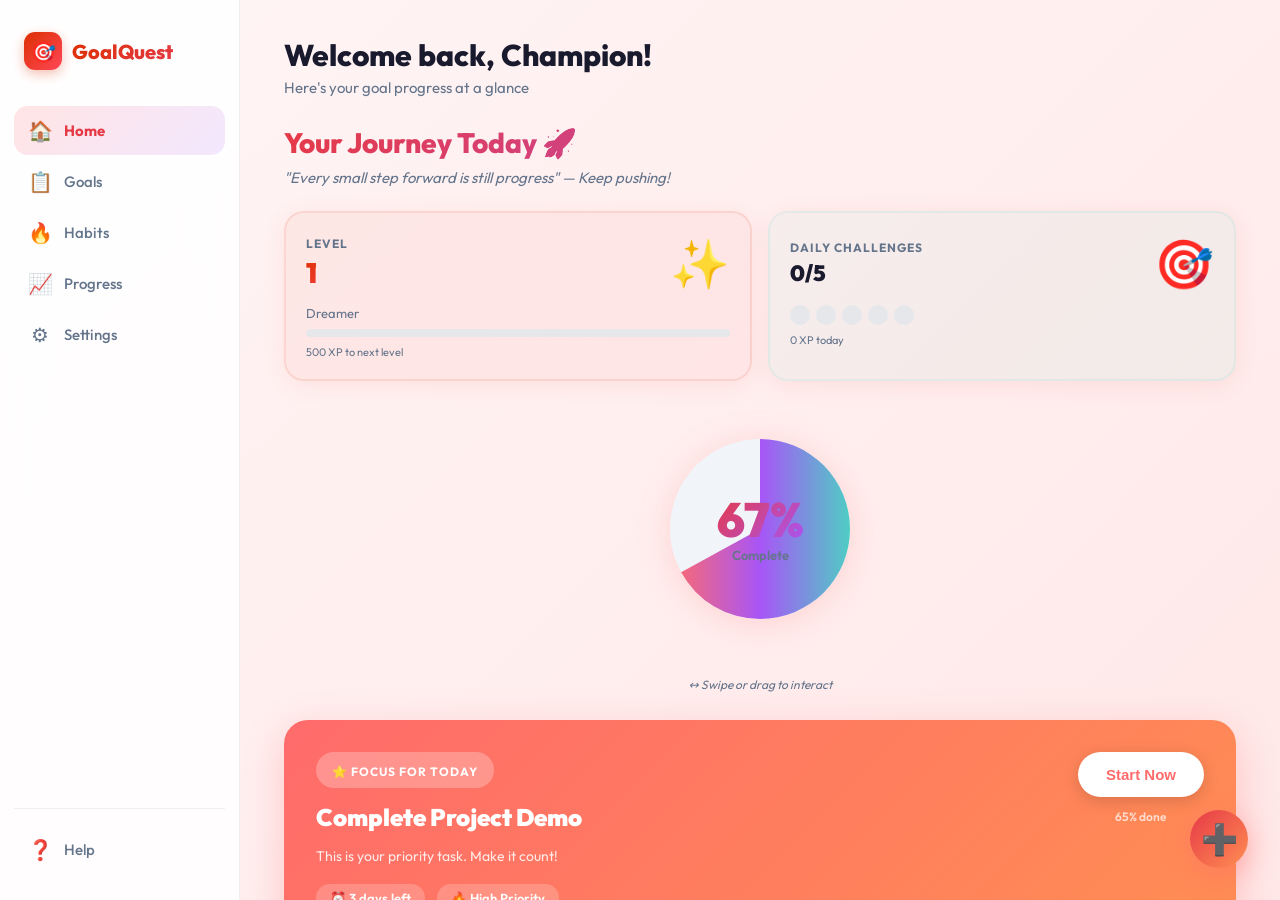
<file: index.html>
<!DOCTYPE html>
<html lang="en">
<head>
  <meta charset="UTF-8">
  <meta name="viewport" content="width=device-width, initial-scale=1.0, viewport-fit=cover, user-scalable=no">
  <meta name="apple-mobile-web-app-capable" content="yes">
  <meta name="apple-mobile-web-app-status-bar-style" content="black-translucent">
  <meta name="apple-mobile-web-app-title" content="GoalQuest">
  <meta name="theme-color" content="#DC2F02">
  <meta name="description" content="Track your goals, build habits, and level up your life!">
  <link rel="icon" href="data:image/svg+xml,<svg xmlns='http://www.w3.org/2000/svg' viewBox='0 0 192 192'><rect fill='%23DC2F02' width='192' height='192'/><text x='50%' y='50%' font-size='100' font-weight='bold' text-anchor='middle' dominant-baseline='central' fill='white'>🎯</text></svg>">
  <link rel="apple-touch-icon" href="data:image/svg+xml,<svg xmlns='http://www.w3.org/2000/svg' viewBox='0 0 192 192'><rect fill='%23DC2F02' width='192' height='192'/><text x='50%' y='50%' font-size='100' font-weight='bold' text-anchor='middle' dominant-baseline='central' fill='white'>🎯</text></svg>">
  <link rel="manifest" href="./manifest.json">
  <title>GoalQuest - Home</title>
  <link rel="stylesheet" href="style.css">
  <script src="gamification.js"></script>
  <style>
    /* Interactive Goal Circle & Popup */
    .goal-circle-container {
      display: flex;
      flex-direction: column;
      align-items: center;
      gap: 20px;
      margin-bottom: 28px;
      animation: fadeInUp 0.6s ease 0.2s both;
    }

    .circular-progress {
      position: relative;
      width: 240px;
      height: 240px;
      display: flex;
      align-items: center;
      justify-content: center;
      cursor: pointer;
      touch-action: pan-y;
      user-select: none;
      transition: transform 0.3s ease;
    }

    .circular-progress:hover {
      transform: scale(1.05);
    }

    .circular-progress canvas {
      display: block;
      width: 100%;
      height: 100%;
      filter: drop-shadow(0 4px 16px rgba(255, 107, 107, 0.2));
    }

    .circle-center-content {
      position: absolute;
      text-align: center;
      z-index: 10;
      pointer-events: none;
    }

    .circle-percentage {
      font-size: 48px;
      font-weight: 900;
      background: linear-gradient(135deg, var(--coral), var(--purple));
      -webkit-background-clip: text;
      -webkit-text-fill-color: transparent;
      background-clip: text;
      line-height: 1;
      animation: numberCountUp 1.2s ease-out;
    }

    .circle-label {
      font-size: 13px;
      color: var(--slate);
      font-weight: 600;
      margin-top: 4px;
    }

    /* Goal Stats Popup */
    .goal-popup {
      position: absolute;
      background: white;
      border-radius: 16px;
      padding: 16px 20px;
      box-shadow: 0 8px 32px rgba(0,0,0,0.15);
      z-index: 1000;
      opacity: 0;
      pointer-events: none;
      transition: opacity 0.2s ease, transform 0.2s ease;
      transform: scale(0.95);
      white-space: nowrap;
      min-width: 180px;
      text-align: center;
      border: 2px solid var(--coral);
    }

    .goal-popup.active {
      opacity: 1;
      pointer-events: auto;
      transform: scale(1) translateY(-10px);
      animation: popupBounce 0.4s ease;
    }

    .popup-emoji {
      font-size: 24px;
      margin-bottom: 6px;
      display: block;
      animation: emojiSpin 0.6s ease;
    }

    .popup-title {
      font-size: 14px;
      font-weight: 700;
      color: var(--text-primary);
      margin-bottom: 4px;
    }

    .popup-subtitle {
      font-size: 13px;
      color: var(--slate);
    }

    .popup-highlight {
      font-weight: 800;
      color: var(--coral);
    }

    .circle-hint {
      font-size: 12px;
      color: var(--slate);
      text-align: center;
      margin-top: 8px;
      font-style: italic;
      animation: fadeInUp 0.6s ease 0.4s both;
    }

    /* Collapsible Tabs */
    .dashboard-tabs {
      display: flex;
      flex-direction: column;
      gap: 12px;
      animation: fadeInUp 0.6s ease 0.3s both;
    }

    .tab-item {
      background: white;
      border-radius: 18px;
      box-shadow: var(--card-shadow);
      overflow: hidden;
      transition: var(--transition);
    }

    .tab-item:hover {
      box-shadow: var(--card-shadow-hover);
    }

    .tab-header {
      padding: 18px 24px;
      display: flex;
      justify-content: space-between;
      align-items: center;
      cursor: pointer;
      user-select: none;
      transition: var(--transition);
      font-weight: 600;
      font-size: 15px;
      color: var(--text-primary);
    }

    .tab-header:hover {
      background: var(--slate-light);
    }

    .tab-icon {
      font-size: 20px;
      margin-right: 12px;
      transition: transform 0.3s ease;
    }

    .tab-title-wrapper {
      display: flex;
      align-items: center;
      flex: 1;
    }

    .tab-chevron {
      font-size: 18px;
      transition: transform 0.3s ease;
      color: var(--slate);
    }

    .tab-chevron.open {
      transform: rotate(180deg);
    }

    .tab-content {
      max-height: 0;
      overflow: hidden;
      transition: max-height 0.3s ease;
    }

    .tab-content.open {
      max-height: 1000px;
      transition: max-height 0.4s ease;
    }

    .tab-body {
      padding: 0 24px 20px 24px;
    }

    .glance-card {
      animation: cardSlideIn 0.4s ease backwards;
    }

    .glance-card:nth-child(1) { animation-delay: 0.1s; }
    .glance-card:nth-child(2) { animation-delay: 0.15s; }
    .glance-card:nth-child(3) { animation-delay: 0.2s; }
    .glance-card:nth-child(4) { animation-delay: 0.25s; }
    .glance-card:nth-child(5) { animation-delay: 0.3s; }
    .glance-card:nth-child(6) { animation-delay: 0.35s; }

    .goal-list-item {
      animation: slideInLeft 0.4s ease backwards;
    }

    .goal-list-item:nth-child(1) { animation-delay: 0.1s; }
    .goal-list-item:nth-child(2) { animation-delay: 0.15s; }
    .goal-list-item:nth-child(3) { animation-delay: 0.2s; }

    /* Custom Animations */
    @keyframes fadeInUp {
      from { opacity: 0; transform: translateY(20px); }
      to { opacity: 1; transform: translateY(0); }
    }

    @keyframes numberCountUp {
      from { opacity: 0; transform: scale(0.5); }
      to { opacity: 1; transform: scale(1); }
    }

    @keyframes popupBounce {
      0% { transform: scale(0.9) translateY(0); }
      50% { transform: scale(1.02) translateY(-5px); }
      100% { transform: scale(1) translateY(-10px); }
    }

    @keyframes emojiSpin {
      from { transform: rotate(-30deg) scale(0.5); }
      to { transform: rotate(0) scale(1); }
    }

    @keyframes cardSlideIn {
      from { opacity: 0; transform: translateX(-20px); }
      to { opacity: 1; transform: translateX(0); }
    }

    @keyframes slideInLeft {
      from { opacity: 0; transform: translateX(-30px); }
      to { opacity: 1; transform: translateX(0); }
    }
  </style>
</head>
<body>
  <div class="app-shell">
    <!-- Sidebar -->
    <aside class="sidebar">
      <div class="sidebar-logo">
        <div class="sidebar-logo-icon">🎯</div>
        <div class="sidebar-logo-text">GoalQuest</div>
      </div>

      <nav>
        <a href="./index.html" class="nav-item active" style="text-decoration: none;">
          <span class="nav-icon">🏠</span>
          <span>Home</span>
        </a>
        <a href="./goals.html" class="nav-item" style="text-decoration: none;">
          <span class="nav-icon">📋</span>
          <span>Goals</span>
        </a>
        <a href="./habits.html" class="nav-item" style="text-decoration: none;">
          <span class="nav-icon">🔥</span>
          <span>Habits</span>
        </a>
        <a href="./analytics.html" class="nav-item" style="text-decoration: none;">
          <span class="nav-icon">📈</span>
          <span>Progress</span>
        </a>
        <a href="./settings.html" class="nav-item" style="text-decoration: none;">
          <span class="nav-icon">⚙️</span>
          <span>Settings</span>
        </a>
      </nav>

      <div class="sidebar-footer">
        <button class="nav-item">
          <span class="nav-icon">❓</span>
          <span>Help</span>
        </button>
      </div>
    </aside>

    <!-- Main Content -->
    <main class="main-content">
      <!-- Page Header -->
      <div class="page-header">
        <h1 class="page-title">Welcome back, Champion!</h1>
        <p class="page-subtitle">Here's your goal progress at a glance</p>
      </div>

      <!-- Dashboard Greeting -->
      <div class="dashboard-greeting">
        <h2 style="font-size: 28px; font-weight: 800; margin-bottom: 8px; background: linear-gradient(135deg, var(--coral), var(--purple)); -webkit-background-clip: text; -webkit-text-fill-color: transparent; background-clip: text;">
          Your Journey Today 🚀
        </h2>
        <p class="identity-message">"Every small step forward is still progress" — Keep pushing!</p>
      </div>

      <!-- Gamification Panel - XP & Level -->
      <div style="display: grid; grid-template-columns: 1fr 1fr; gap: 16px; margin-bottom: 28px; animation: fadeInUp 0.6s ease;">
        <!-- XP & Level Card -->
        <div class="card" style="background: linear-gradient(135deg, rgba(220, 47, 2, 0.05), rgba(255, 71, 87, 0.05)); border: 2px solid rgba(220, 47, 2, 0.1); padding: 20px;">
          <div style="display: flex; justify-content: space-between; align-items: center; margin-bottom: 12px;">
            <div>
              <div style="font-size: 12px; font-weight: 700; color: var(--slate); text-transform: uppercase; letter-spacing: 1px; margin-bottom: 4px;">Level</div>
              <div style="font-size: 28px; font-weight: 900; background: linear-gradient(135deg, var(--red), #FF4757); -webkit-background-clip: text; -webkit-text-fill-color: transparent; background-clip: text;" id="levelDisplay">1</div>
            </div>
            <div style="font-size: 48px;" id="levelEmoji">✨</div>
          </div>
          <div style="font-size: 13px; color: var(--slate); margin-bottom: 8px;" id="levelTitle">Dreamer</div>
          <div class="xp-bar">
            <div class="xp-bar-fill" id="xpBarFill" style="width: 0%;"></div>
          </div>
          <div style="font-size: 11px; color: var(--slate); margin-top: 6px;">
            <span id="xpNeeded">0</span> XP to next level
          </div>
        </div>

        <!-- Daily Challenges Quick View -->
        <div class="card" style="background: linear-gradient(135deg, rgba(78, 205, 196, 0.05), rgba(0, 212, 170, 0.05)); border: 2px solid rgba(78, 205, 196, 0.1); padding: 20px;">
          <div style="display: flex; justify-content: space-between; align-items: center; margin-bottom: 12px;">
            <div>
              <div style="font-size: 12px; font-weight: 700; color: var(--slate); text-transform: uppercase; letter-spacing: 1px; margin-bottom: 4px;">Daily Challenges</div>
              <div style="font-size: 22px; font-weight: 900; color: var(--text-primary);" id="challengeProgress">0/5</div>
            </div>
            <div style="font-size: 48px;">🎯</div>
          </div>
          <div style="display: flex; gap: 6px; margin-top: 12px; flex-wrap: wrap;" id="challengeIndicators">
            <!-- Indicators generated by JS -->
          </div>
          <div style="font-size: 11px; color: var(--slate); margin-top: 8px;">
            <span id="dailyReward">0</span> XP today
          </div>
        </div>
      </div>

      <!-- Interactive Goal Circle -->
      <div class="goal-circle-container">
        <div style="position: relative; display: inline-block;">
          <div class="circular-progress" id="goalCircle">
            <canvas id="goalCanvas"></canvas>
            <div class="circle-center-content">
              <div class="circle-percentage" id="percentage">67%</div>
              <div class="circle-label">Complete</div>
            </div>
          </div>
          <div class="goal-popup" id="goalPopup">
            <span class="popup-emoji">🎉</span>
            <div class="popup-title">Goals Achieved</div>
            <div class="popup-subtitle"><span class="popup-highlight" id="popupCount">4</span> out of <span id="popupTotal">6</span></div>
          </div>
        </div>
        <p class="circle-hint">↔️ Swipe or drag to interact</p>
      </div>


      <!-- Just One Thing Card - Enhanced -->
      <div class="card" style="background: linear-gradient(135deg, #FF6B6B, #FF8E53); border-radius: 24px; padding: 32px; margin-bottom: 28px; box-shadow: 0 12px 40px rgba(255,107,107,0.3);">
        <div style="display: flex; justify-content: space-between; align-items: flex-start; gap: 24px;">
          <div style="flex: 1;">
            <div style="display: inline-block; background: rgba(255,255,255,0.25); padding: 8px 16px; border-radius: 50px; margin-bottom: 14px;">
              <span style="color: white; font-size: 12px; font-weight: 700; letter-spacing: 1px; text-transform: uppercase;">⭐ Focus for Today</span>
            </div>
            <h3 style="color: white; font-size: 24px; font-weight: 900; margin-bottom: 12px; line-height: 1.3;">Complete Project Demo</h3>
            <p style="color: rgba(255,255,255,0.85); font-size: 14px; margin-bottom: 16px; line-height: 1.6;">This is your priority task. Make it count!</p>
            <div style="display: flex; gap: 12px; flex-wrap: wrap;">
              <span style="background: rgba(255,255,255,0.2); color: white; padding: 6px 14px; border-radius: 50px; font-size: 13px; font-weight: 600;">⏰ 3 days left</span>
              <span style="background: rgba(255,255,255,0.2); color: white; padding: 6px 14px; border-radius: 50px; font-size: 13px; font-weight: 600;">🔥 High Priority</span>
            </div>
          </div>
          <div style="display: flex; flex-direction: column; align-items: center; gap: 12px;">
            <button style="background: white; color: #FF6B6B; border: none; padding: 14px 28px; border-radius: 50px; font-weight: 700; font-size: 15px; cursor: pointer; transition: var(--transition); box-shadow: 0 4px 16px rgba(0,0,0,0.15);">Start Now</button>
            <span style="color: rgba(255,255,255,0.7); font-size: 12px; font-weight: 600;">65% done</span>
          </div>
        </div>
      </div>

      <!-- Collapsible Tabs Section -->
      <div class="dashboard-tabs">
        <!-- Active Goals Tab -->
        <div class="tab-item">
          <div class="tab-header" onclick="toggleTab(this)">
            <div class="tab-title-wrapper">
              <span class="tab-icon">🎯</span>
              <span>Active Goals</span>
            </div>
            <span class="tab-chevron">▼</span>
          </div>
          <div class="tab-content open">
            <div class="tab-body">
              <div class="glance-row">
                <div class="glance-card">
                  <div class="glance-card-emoji">💪</div>
                  <div class="glance-card-title">Fitness Challenge</div>
                </div>
                <div class="glance-card">
                  <div class="glance-card-emoji">📚</div>
                  <div class="glance-card-title">Read 12 Books</div>
                </div>
                <div class="glance-card">
                  <div class="glance-card-emoji">🎨</div>
                  <div class="glance-card-title">Learn Design</div>
                </div>
                <div class="glance-card">
                  <div class="glance-card-emoji">🏢</div>
                  <div class="glance-card-title">Career Growth</div>
                </div>
                <div class="glance-card">
                  <div class="glance-card-emoji">✈️</div>
                  <div class="glance-card-title">Travel Plans</div>
                </div>
                <div class="glance-card">
                  <div class="glance-card-emoji">💰</div>
                  <div class="glance-card-title">Save Money</div>
                </div>
              </div>
            </div>
          </div>
        </div>

        <!-- Recent Activity Tab -->
        <div class="tab-item">
          <div class="tab-header" onclick="toggleTab(this)">
            <div class="tab-title-wrapper">
              <span class="tab-icon">📋</span>
              <span>Recent Activity</span>
            </div>
            <span class="tab-chevron">▼</span>
          </div>
          <div class="tab-content">
            <div class="tab-body">
              <div class="goals-list">
                <div class="goal-list-item">
                  <div class="goal-list-emoji">✅</div>
                  <div class="goal-list-info">
                    <div class="goal-list-title">Completed morning workout</div>
                    <div class="goal-list-meta">
                      <span>Today at 6:30 AM</span>
                      <span class="priority-badge high">High</span>
                    </div>
                  </div>
                </div>
                <div class="goal-list-item">
                  <div class="goal-list-emoji">📖</div>
                  <div class="goal-list-info">
                    <div class="goal-list-title">Read Chapter 5 of "Atomic Habits"</div>
                    <div class="goal-list-meta">
                      <span>2 hours ago</span>
                      <span class="priority-badge medium">Medium</span>
                    </div>
                  </div>
                </div>
                <div class="goal-list-item">
                  <div class="goal-list-emoji">🎨</div>
                  <div class="goal-list-info">
                    <div class="goal-list-title">Completed UI design mockup</div>
                    <div class="goal-list-meta">
                      <span>Yesterday</span>
                      <span class="priority-badge high">High</span>
                    </div>
                  </div>
                </div>
              </div>
            </div>
          </div>
        </div>

        <!-- Motivation Tab -->
        <div class="tab-item">
          <div class="tab-header" onclick="toggleTab(this)">
            <div class="tab-title-wrapper">
              <span class="tab-icon">🔥</span>
              <span>Keep the Momentum</span>
            </div>
            <span class="tab-chevron">▼</span>
          </div>
          <div class="tab-content">
            <div class="tab-body">
              <div style="background: linear-gradient(135deg, var(--lime-light), var(--teal-light)); border: 1px solid rgba(168,224,99,0.3); padding: 24px; border-radius: 18px; text-align: center;">
                <div style="font-size: 48px; margin-bottom: 12px;">🔥</div>
                <h3 style="font-size: 18px; font-weight: 700; margin-bottom: 8px;">You're on a 7-day streak!</h3>
                <p style="color: var(--slate); margin-bottom: 16px; line-height: 1.6;">
                  Amazing progress! Keep checking off your goals to maintain your momentum.
                </p>
                <button class="btn btn-primary">View Streaks →</button>
              </div>
            </div>
          </div>
        </div>
      </div>

      <!-- Footer Padding -->
      <div style="height: 40px;"></div>
    </main>
  </div>

  <!-- Floating Action Button -->
  <button class="fab" title="Add a new goal" onclick="window.location.href='goal-wizard.html'">➕</button>

  <script>
    // ========================================
    // Interactive Circular Goal Progress
    // ========================================

    const canvas = document.getElementById('goalCanvas');
    const ctx = canvas.getContext('2d');
    const circle = document.getElementById('goalCircle');
    const popup = document.getElementById('goalPopup');
    const percentageEl = document.getElementById('percentage');
    const popupCountEl = document.getElementById('popupCount');
    const popupTotalEl = document.getElementById('popupTotal');

    // Goal data
    const goalsAchieved = 4;
    const totalGoals = 6;
    const completionPercentage = Math.round((goalsAchieved / totalGoals) * 100);

    // Set canvas size for high DPI
    const dpr = window.devicePixelRatio || 1;
    const size = 240;
    canvas.width = size * dpr;
    canvas.height = size * dpr;
    canvas.style.width = size + 'px';
    canvas.style.height = size + 'px';
    ctx.scale(dpr, dpr);

    let isDragging = false;
    let startX = 0;
    let startY = 0;

    function drawCircle(hoverAngle = null) {
      const centerX = size / 2;
      const centerY = size / 2;
      const radius = 90;

      // Clear canvas
      ctx.clearRect(0, 0, size, size);

      // Draw background circle (unfilled portion)
      ctx.fillStyle = '#F1F5F9';
      ctx.beginPath();
      ctx.arc(centerX, centerY, radius, 0, Math.PI * 2);
      ctx.fill();

      // Draw progress solid pie
      const progress = completionPercentage / 100;
      const gradient = ctx.createLinearGradient(
        centerX - radius, centerY,
        centerX + radius, centerY
      );
      gradient.addColorStop(0, '#FF6B6B');
      gradient.addColorStop(0.5, '#A855F7');
      gradient.addColorStop(1, '#4ECDC4');

      ctx.fillStyle = gradient;
      ctx.beginPath();
      ctx.moveTo(centerX, centerY);
      ctx.arc(
        centerX, centerY, radius,
        -Math.PI / 2,
        -Math.PI / 2 + (Math.PI * 2 * progress),
        false
      );
      ctx.lineTo(centerX, centerY);
      ctx.fill();

      // If hovering, highlight and show indicator
      if (hoverAngle !== null) {
        // Draw hover highlight
        ctx.fillStyle = 'rgba(255, 107, 107, 0.15)';
        ctx.beginPath();
        ctx.moveTo(centerX, centerY);
        ctx.arc(
          centerX, centerY, radius,
          hoverAngle - 0.12,
          hoverAngle + 0.12,
          false
        );
        ctx.lineTo(centerX, centerY);
        ctx.fill();

        // Draw indicator dot on circle edge
        const dotX = centerX + Math.cos(hoverAngle) * radius;
        const dotY = centerY + Math.sin(hoverAngle) * radius;
        ctx.fillStyle = '#FF6B6B';
        ctx.beginPath();
        ctx.arc(dotX, dotY, 8, 0, Math.PI * 2);
        ctx.fill();

        ctx.fillStyle = 'white';
        ctx.beginPath();
        ctx.arc(dotX, dotY, 4, 0, Math.PI * 2);
        ctx.fill();
      }
    }

    function getAngleFromPoint(x, y) {
      const rect = canvas.getBoundingClientRect();
      const centerX = rect.left + rect.width / 2;
      const centerY = rect.top + rect.height / 2;
      const dx = x - centerX;
      const dy = y - centerY;
      return Math.atan2(dy, dx);
    }

    function showPopup(x, y) {
      const rect = circle.getBoundingClientRect();
      popupCountEl.textContent = goalsAchieved;
      popupTotalEl.textContent = totalGoals;

      // Position popup near cursor
      let popupX = x - rect.left;
      let popupY = y - rect.top - 80;

      // Adjust if popup goes off screen
      const popupRect = popup.getBoundingClientRect();
      if (popupX + popupRect.width > rect.right) {
        popupX = rect.width - popupRect.width - 20;
      }
      if (popupX < 0) popupX = 20;

      popup.style.left = popupX + 'px';
      popup.style.top = popupY + 'px';
      popup.classList.add('active');

      // Auto-hide after 2 seconds
      setTimeout(() => {
        popup.classList.remove('active');
      }, 2000);
    }

    // Mouse events
    circle.addEventListener('mousedown', (e) => {
      isDragging = true;
      startX = e.clientX;
      startY = e.clientY;
    });

    document.addEventListener('mousemove', (e) => {
      if (isDragging) {
        const angle = getAngleFromPoint(e.clientX, e.clientY);
        drawCircle(angle);
      }
    });

    document.addEventListener('mouseup', (e) => {
      if (isDragging) {
        isDragging = false;
        showPopup(e.clientX, e.clientY);
        drawCircle();
      }
    });

    // Touch events
    circle.addEventListener('touchstart', (e) => {
      isDragging = true;
      startX = e.touches[0].clientX;
      startY = e.touches[0].clientY;
    });

    document.addEventListener('touchmove', (e) => {
      if (isDragging) {
        const angle = getAngleFromPoint(e.touches[0].clientX, e.touches[0].clientY);
        drawCircle(angle);
      }
    });

    document.addEventListener('touchend', (e) => {
      if (isDragging) {
        isDragging = false;
        if (e.changedTouches.length > 0) {
          showPopup(e.changedTouches[0].clientX, e.changedTouches[0].clientY);
        }
        drawCircle();
      }
    });

    // Click to show popup
    circle.addEventListener('click', (e) => {
      showPopup(e.clientX, e.clientY);
    });

    // Initial draw
    drawCircle();

    // ========================================
    // Gamification Display
    // ========================================
    function updateGamificationDisplay() {
      const progress = getXPProgress();

      // Update level display
      document.getElementById('levelDisplay').textContent = progress.currentLevel.level;
      document.getElementById('levelEmoji').textContent = progress.currentLevel.emoji;
      document.getElementById('levelTitle').textContent = progress.currentLevel.title;
      document.getElementById('xpNeeded').textContent = progress.xpNeeded.toLocaleString();
      document.getElementById('xpBarFill').style.width = progress.progress + '%';

      // Update daily challenges
      const challenges = getDailyChallenges();
      const completed = challenges.filter(c => c.completed).length;
      document.getElementById('challengeProgress').textContent = `${completed}/${challenges.length}`;
      document.getElementById('dailyReward').textContent = getDailyReward();

      // Challenge indicators
      const indicators = document.getElementById('challengeIndicators');
      indicators.innerHTML = challenges.map(c => `
        <div style="width: 20px; height: 20px; border-radius: 50%; background: ${c.completed ? 'linear-gradient(135deg, var(--red), #FF4757)' : '#E5E7EB'}; transition: var(--transition); cursor: pointer;"
             title="${c.name}"
             onclick="completeChallenge(${c.id}); updateGamificationDisplay();">
        </div>
      `).join('');
    }

    // ========================================
    // Collapsible Tabs
    // ========================================
    function toggleTab(headerElement) {
      const tabItem = headerElement.parentElement;
      const content = tabItem.querySelector('.tab-content');
      const chevron = headerElement.querySelector('.tab-chevron');

      // Close other open tabs (optional - remove this if you want multiple open)
      const allTabs = document.querySelectorAll('.tab-item');
      allTabs.forEach(tab => {
        if (tab !== tabItem) {
          tab.querySelector('.tab-content').classList.remove('open');
          tab.querySelector('.tab-chevron').classList.remove('open');
        }
      });

      // Toggle current tab
      content.classList.toggle('open');
      chevron.classList.toggle('open');
    }

    // Initialize gamification display on page load
    updateGamificationDisplay();
  </script>

  <!-- Register Service Worker -->
  <script>
    if ('serviceWorker' in navigator) {
      navigator.serviceWorker.register('./sw.js')
        .then(registration => {
          console.log('Service Worker registered:', registration);
        })
        .catch(error => {
          console.log('Service Worker registration failed:', error);
        });
    }
  </script>
</body>
</html>
</file>
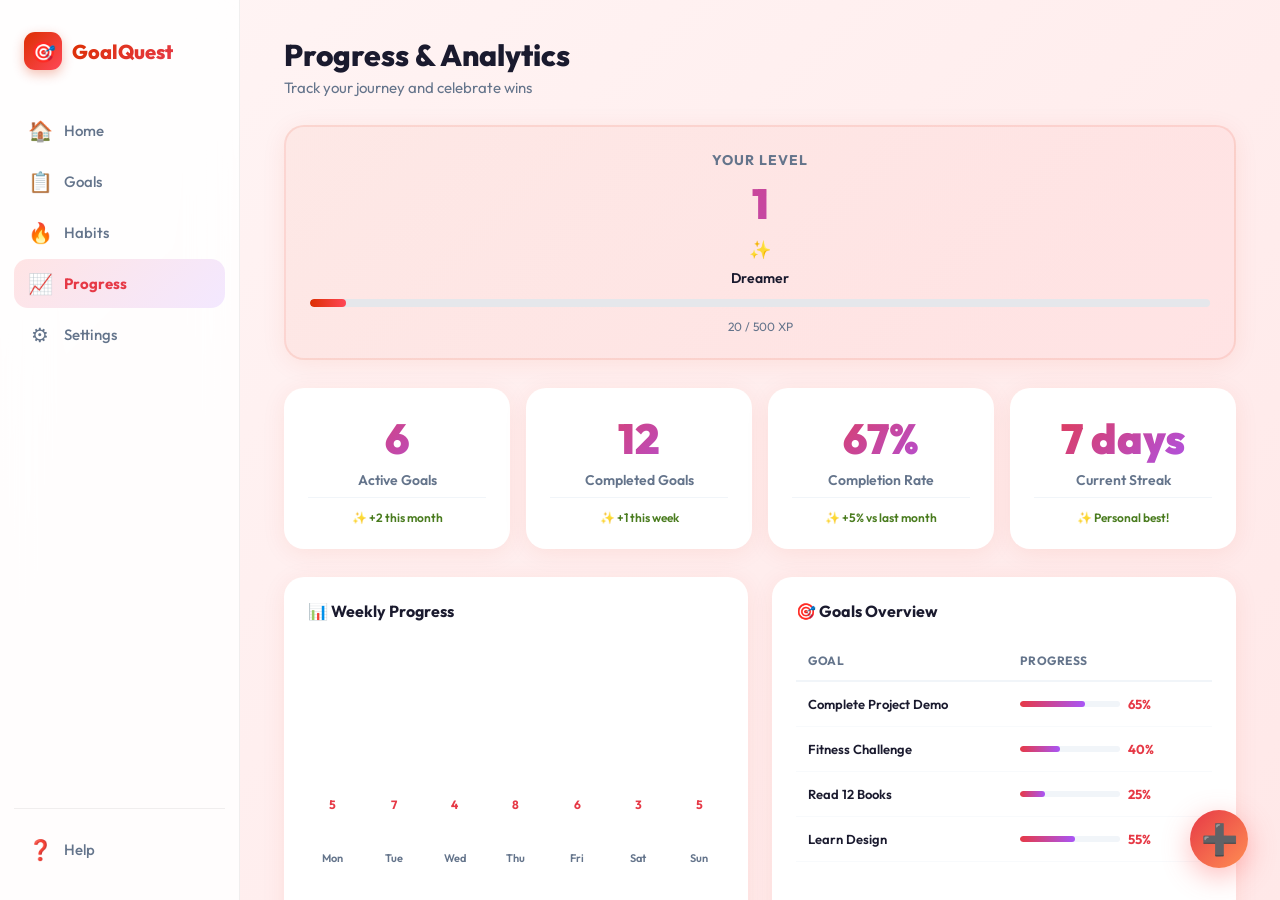
<file: analytics.html>
<!DOCTYPE html>
<html lang="en">
<head>
  <meta charset="UTF-8">
  <meta name="viewport" content="width=device-width, initial-scale=1.0">
  <title>GoalQuest - Progress & Analytics</title>
  <link rel="stylesheet" href="style.css">
  <script src="gamification.js"></script>
  <style>
    .stats-header {
      display: grid;
      grid-template-columns: repeat(auto-fit, minmax(200px, 1fr));
      gap: 16px;
      margin-bottom: 28px;
      animation: fadeInUp 0.5s ease;
    }

    .big-stat-card {
      background: white;
      border-radius: 20px;
      padding: 24px;
      box-shadow: var(--card-shadow);
      text-align: center;
      transition: var(--transition);
    }

    .big-stat-card:hover {
      transform: translateY(-4px);
      box-shadow: var(--card-shadow-hover);
    }

    .big-stat-value {
      font-size: 42px;
      font-weight: 900;
      background: linear-gradient(135deg, var(--coral), var(--purple));
      -webkit-background-clip: text;
      -webkit-text-fill-color: transparent;
      background-clip: text;
      margin-bottom: 6px;
    }

    .big-stat-label {
      font-size: 14px;
      color: var(--slate);
      font-weight: 600;
    }

    .big-stat-change {
      font-size: 12px;
      margin-top: 8px;
      padding-top: 12px;
      border-top: 1px solid #F1F5F9;
      color: #4A7C1F;
      font-weight: 600;
    }

    .analytics-grid {
      display: grid;
      grid-template-columns: repeat(auto-fit, minmax(400px, 1fr));
      gap: 24px;
      margin-bottom: 28px;
    }

    .chart-card {
      background: white;
      border-radius: 20px;
      padding: 24px;
      box-shadow: var(--card-shadow);
      animation: fadeInUp 0.5s ease 0.1s both;
    }

    .chart-card h3 {
      font-size: 16px;
      font-weight: 700;
      margin-bottom: 20px;
      display: flex;
      align-items: center;
      gap: 8px;
    }

    .chart-container {
      position: relative;
      height: 250px;
      margin-bottom: 16px;
    }

    .bar-chart {
      display: flex;
      align-items: flex-end;
      justify-content: space-around;
      gap: 12px;
      height: 200px;
    }

    .bar {
      flex: 1;
      background: linear-gradient(180deg, var(--coral), var(--coral-dark));
      border-radius: 8px 8px 0 0;
      position: relative;
      transition: var(--transition);
      cursor: pointer;
      min-height: 20px;
    }

    .bar:hover {
      filter: brightness(1.15);
      box-shadow: 0 4px 12px rgba(255, 107, 107, 0.3);
    }

    .bar-label {
      position: absolute;
      bottom: -24px;
      left: 50%;
      transform: translateX(-50%);
      font-size: 11px;
      font-weight: 600;
      color: var(--slate);
      white-space: nowrap;
    }

    .bar-value {
      position: absolute;
      top: -24px;
      left: 50%;
      transform: translateX(-50%);
      font-size: 12px;
      font-weight: 700;
      color: var(--coral);
    }

    .progress-table {
      width: 100%;
      border-collapse: collapse;
    }

    .progress-table-header {
      border-bottom: 2px solid #F1F5F9;
    }

    .progress-table-header th {
      padding: 12px;
      text-align: left;
      font-size: 12px;
      font-weight: 700;
      color: var(--slate);
      text-transform: uppercase;
      letter-spacing: 0.5px;
    }

    .progress-table-row td {
      padding: 14px 12px;
      border-bottom: 1px solid #F8FAFC;
      font-size: 13px;
    }

    .progress-table-row:hover {
      background: var(--slate-light);
    }

    .goal-name-cell {
      font-weight: 600;
      color: var(--text-primary);
    }

    .progress-bar-small {
      height: 6px;
      background: var(--slate-light);
      border-radius: 3px;
      overflow: hidden;
      width: 100px;
    }

    .progress-fill-small {
      height: 100%;
      background: linear-gradient(90deg, var(--coral), var(--purple));
      border-radius: 3px;
    }

    .achievement-grid {
      display: grid;
      grid-template-columns: repeat(auto-fill, minmax(140px, 1fr));
      gap: 14px;
    }

    .achievement-badge {
      background: white;
      border-radius: 16px;
      padding: 16px;
      text-align: center;
      box-shadow: var(--card-shadow);
      transition: var(--transition);
      display: flex;
      flex-direction: column;
      align-items: center;
      justify-content: center;
    }

    .achievement-badge.unlocked {
      background: linear-gradient(135deg, var(--lime-light), var(--teal-light));
      border: 2px solid rgba(168, 224, 99, 0.6);
      animation: badgeUnlock 0.5s ease;
    }

    .achievement-badge.locked {
      opacity: 0.5;
      border: 2px dashed #CBD5E1;
    }

    .achievement-icon {
      font-size: 36px;
      margin-bottom: 8px;
      display: block;
    }

    .achievement-name {
      font-size: 11px;
      font-weight: 700;
      color: var(--text-primary);
      line-height: 1.2;
    }

    .achievement-desc {
      font-size: 10px;
      color: var(--slate);
      margin-top: 4px;
    }

    .insights-card {
      background: linear-gradient(135deg, var(--purple-light), var(--sky-light));
      border-radius: 20px;
      padding: 24px;
      border: 1px solid rgba(168, 85, 247, 0.2);
      animation: fadeInUp 0.5s ease 0.2s both;
    }

    .insights-card h3 {
      font-size: 16px;
      font-weight: 700;
      color: var(--purple);
      margin-bottom: 16px;
      display: flex;
      align-items: center;
      gap: 8px;
    }

    .insight-item {
      padding: 12px 0;
      font-size: 14px;
      color: var(--text-primary);
      line-height: 1.6;
      border-bottom: 1px solid rgba(168, 85, 247, 0.1);
    }

    .insight-item:last-child {
      border-bottom: none;
    }

    .insight-emoji {
      margin-right: 8px;
    }

    @keyframes fadeInUp {
      from { opacity: 0; transform: translateY(20px); }
      to { opacity: 1; transform: translateY(0); }
    }

    @keyframes badgeUnlock {
      0% { transform: scale(0); opacity: 0; }
      50% { transform: scale(1.1); }
      100% { transform: scale(1); opacity: 1; }
    }

    @media (max-width: 1200px) {
      .analytics-grid {
        grid-template-columns: 1fr;
      }
    }
  </style>
</head>
<body>
  <div class="app-shell">
    <!-- Sidebar -->
    <aside class="sidebar">
      <div class="sidebar-logo">
        <div class="sidebar-logo-icon">🎯</div>
        <div class="sidebar-logo-text">GoalQuest</div>
      </div>

      <nav>
        <a href="./index.html" class="nav-item" style="text-decoration: none;">
          <span class="nav-icon">🏠</span>
          <span>Home</span>
        </a>
        <a href="./goals.html" class="nav-item" style="text-decoration: none;">
          <span class="nav-icon">📋</span>
          <span>Goals</span>
        </a>
        <a href="./habits.html" class="nav-item" style="text-decoration: none;">
          <span class="nav-icon">🔥</span>
          <span>Habits</span>
        </a>
        <a href="./analytics.html" class="nav-item active" style="text-decoration: none;">
          <span class="nav-icon">📈</span>
          <span>Progress</span>
        </a>
        <a href="./settings.html" class="nav-item" style="text-decoration: none;">
          <span class="nav-icon">⚙️</span>
          <span>Settings</span>
        </a>
      </nav>

      <div class="sidebar-footer">
        <a href="#" class="nav-item" style="text-decoration: none;">
          <span class="nav-icon">❓</span>
          <span>Help</span>
        </a>
      </div>
    </aside>

    <!-- Main Content -->
    <main class="main-content">
      <!-- Page Header -->
      <div class="page-header">
        <h1 class="page-title">Progress & Analytics</h1>
        <p class="page-subtitle">Track your journey and celebrate wins</p>
      </div>

      <!-- Gamification Summary -->
      <div class="stats-header" style="animation: fadeInUp 0.5s ease;">
        <div class="big-stat-card" style="background: linear-gradient(135deg, rgba(220, 47, 2, 0.05), rgba(255, 71, 87, 0.05)); border: 2px solid rgba(220, 47, 2, 0.1);">
          <div style="font-size: 14px; color: var(--slate); font-weight: 700; text-transform: uppercase; letter-spacing: 1px; margin-bottom: 8px;">Your Level</div>
          <div class="big-stat-value" id="analyticsLevel">1</div>
          <div style="font-size: 18px; margin: 8px 0;" id="analyticsLevelEmoji">✨</div>
          <div style="font-size: 14px; color: var(--text-primary); font-weight: 600; margin-bottom: 8px;" id="analyticsLevelTitle">Dreamer</div>
          <div class="xp-bar" style="margin: 12px 0;">
            <div class="xp-bar-fill" id="analyticsXpBar" style="width: 0%; background: linear-gradient(90deg, var(--red), #FF4757);"></div>
          </div>
          <div style="font-size: 12px; color: var(--slate);">
            <span id="analyticsXpDisplay">0</span> / <span id="analyticsXpNext">500</span> XP
          </div>
        </div>
      </div>

      <!-- Stats Overview -->
      <div class="stats-header" id="statsHeader">
        <!-- Generated by JavaScript -->
      </div>

      <!-- Charts -->
      <div class="analytics-grid">
        <!-- Weekly Progress Chart -->
        <div class="chart-card">
          <h3>📊 Weekly Progress</h3>
          <div class="chart-container">
            <div class="bar-chart" id="weeklyChart">
              <!-- Bars generated by JavaScript -->
            </div>
          </div>
          <p style="font-size: 12px; color: var(--slate); text-align: center;">Tasks completed this week</p>
        </div>

        <!-- Goals Progress Table -->
        <div class="chart-card">
          <h3>🎯 Goals Overview</h3>
          <table class="progress-table">
            <thead class="progress-table-header">
              <tr>
                <th>Goal</th>
                <th>Progress</th>
              </tr>
            </thead>
            <tbody id="goalsTable">
              <!-- Generated by JavaScript -->
            </tbody>
          </table>
        </div>
      </div>

      <!-- Achievements -->
      <div class="chart-card" style="animation: fadeInUp 0.5s ease 0.2s both;">
        <h3>🏆 Achievements</h3>
        <div class="achievement-grid" id="achievementsGrid">
          <!-- Generated by JavaScript -->
        </div>
      </div>

      <!-- Insights -->
      <div class="insights-card">
        <h3>💡 Your Insights</h3>
        <div id="insightsList">
          <!-- Generated by JavaScript -->
        </div>
      </div>

      <div style="height: 40px;"></div>
    </main>
  </div>

  <!-- Floating Action Button -->
  <button class="fab" title="Add a new goal" onclick="window.location.href='goal-wizard.html'">➕</button>

  <script>
    const analyticsData = {
      stats: [
        { label: "Active Goals", value: "6", change: "+2 this month" },
        { label: "Completed Goals", value: "12", change: "+1 this week" },
        { label: "Completion Rate", value: "67%", change: "+5% vs last month" },
        { label: "Current Streak", value: "7 days", change: "Personal best!" }
      ],
      weeklyProgress: [
        { day: "Mon", tasks: 5 },
        { day: "Tue", tasks: 7 },
        { day: "Wed", tasks: 4 },
        { day: "Thu", tasks: 8 },
        { day: "Fri", tasks: 6 },
        { day: "Sat", tasks: 3 },
        { day: "Sun", tasks: 5 }
      ],
      goals: [
        { name: "Complete Project Demo", progress: 65 },
        { name: "Fitness Challenge", progress: 40 },
        { name: "Read 12 Books", progress: 25 },
        { name: "Learn Design", progress: 55 }
      ],
      achievements: [
        { emoji: "🚀", name: "First Goal", desc: "Create your first goal", unlocked: true },
        { emoji: "⚡", name: "Speed Runner", desc: "Complete 3 tasks in a day", unlocked: true },
        { emoji: "🔥", name: "Week Warrior", desc: "7-day streak", unlocked: true },
        { emoji: "💯", name: "Perfect Week", desc: "100% completion rate", unlocked: false },
        { emoji: "🏆", name: "Goal Master", desc: "Complete 10 goals", unlocked: false },
        { emoji: "⭐", name: "Superstar", desc: "30-day streak", unlocked: false }
      ]
    };

    function renderStats() {
      const header = document.getElementById('statsHeader');
      header.innerHTML = analyticsData.stats.map(stat => `
        <div class="big-stat-card">
          <div class="big-stat-value">${stat.value}</div>
          <div class="big-stat-label">${stat.label}</div>
          <div class="big-stat-change">✨ ${stat.change}</div>
        </div>
      `).join('');
    }

    function renderWeeklyChart() {
      const chart = document.getElementById('weeklyChart');
      const maxTasks = Math.max(...analyticsData.weeklyProgress.map(d => d.tasks));

      chart.innerHTML = analyticsData.weeklyProgress.map(day => `
        <div style="flex: 1; position: relative; display: flex; flex-direction: column; align-items: center; justify-content: flex-end;">
          <div class="bar" style="height: ${(day.tasks / maxTasks) * 180}px; cursor: pointer;"
               onclick="alert('${day.day}: ${day.tasks} tasks completed')"
               title="${day.day}: ${day.tasks} tasks">
            <div class="bar-value">${day.tasks}</div>
          </div>
          <div class="bar-label">${day.day}</div>
        </div>
      `).join('');
    }

    function renderGoalsTable() {
      const table = document.getElementById('goalsTable');
      table.innerHTML = analyticsData.goals.map(goal => `
        <tr class="progress-table-row">
          <td class="goal-name-cell">${goal.name}</td>
          <td>
            <div style="display: flex; align-items: center; gap: 8px;">
              <div class="progress-bar-small">
                <div class="progress-fill-small" style="width: ${goal.progress}%;"></div>
              </div>
              <span style="font-weight: 700; color: var(--coral);">${goal.progress}%</span>
            </div>
          </td>
        </tr>
      `).join('');
    }

    function renderAchievements() {
      const grid = document.getElementById('achievementsGrid');
      grid.innerHTML = analyticsData.achievements.map(achievement => `
        <div class="achievement-badge ${achievement.unlocked ? 'unlocked' : 'locked'}">
          <span class="achievement-icon">${achievement.emoji}</span>
          <div class="achievement-name">${achievement.name}</div>
          <div class="achievement-desc">${achievement.desc}</div>
        </div>
      `).join('');
    }

    function renderInsights() {
      const insights = [
        { emoji: '📈', text: 'You\'re 40% more productive on weekdays than weekends.' },
        { emoji: '🔥', text: 'Your longest streak is 23 days! Keep it up!' },
        { emoji: '💪', text: 'You\'re most active on Thursdays. Great momentum!' },
        { emoji: '⏰', text: 'Completing tasks in the morning has higher success rate.' },
        { emoji: '🎯', text: 'Career goals are your most consistent category.' }
      ];

      const list = document.getElementById('insightsList');
      list.innerHTML = insights.map(insight => `
        <div class="insight-item">
          <span class="insight-emoji">${insight.emoji}</span>${insight.text}
        </div>
      `).join('');
    }

    // Update gamification display
    const progress = getXPProgress();
    document.getElementById('analyticsLevel').textContent = progress.currentLevel.level;
    document.getElementById('analyticsLevelEmoji').textContent = progress.currentLevel.emoji;
    document.getElementById('analyticsLevelTitle').textContent = progress.currentLevel.title;
    document.getElementById('analyticsXpDisplay').textContent = progress.currentXP.toLocaleString();
    document.getElementById('analyticsXpNext').textContent = progress.nextLevelXP.toLocaleString();
    document.getElementById('analyticsXpBar').style.width = progress.progress + '%';

    renderStats();
    renderWeeklyChart();
    renderGoalsTable();
    renderAchievements();
    renderInsights();
  </script>
</body>
</html>
</file>
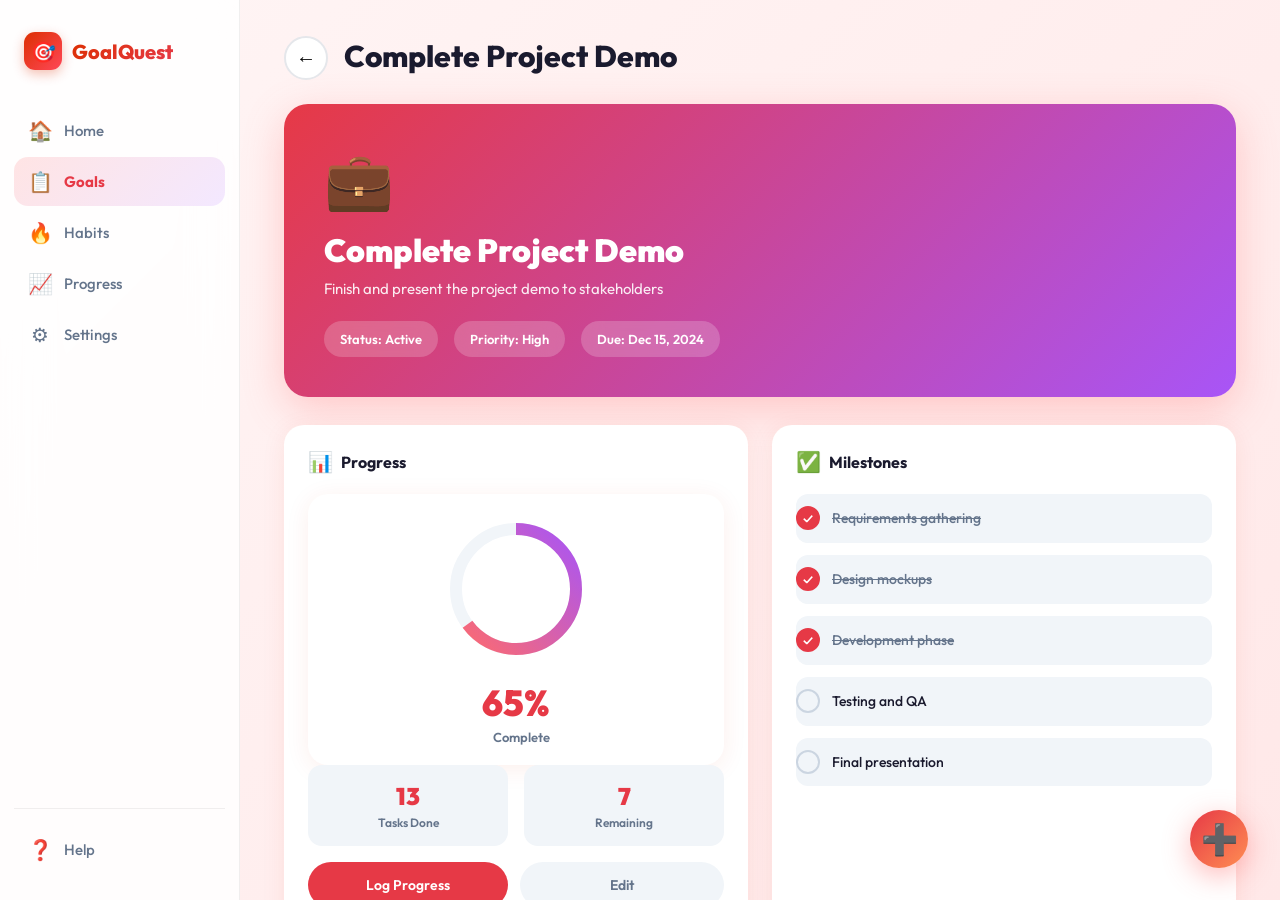
<file: goal-detail.html>
<!DOCTYPE html>
<html lang="en">
<head>
  <meta charset="UTF-8">
  <meta name="viewport" content="width=device-width, initial-scale=1.0">
  <title>GoalQuest - Goal Detail</title>
  <link rel="stylesheet" href="style.css">
  <script src="gamification.js"></script>
  <style>
    .detail-header {
      display: flex;
      align-items: center;
      gap: 16px;
      margin-bottom: 24px;
      animation: fadeInDown 0.5s ease;
    }

    .back-btn {
      background: var(--white);
      border: 2px solid #E5E7EB;
      width: 44px;
      height: 44px;
      border-radius: 50%;
      cursor: pointer;
      font-size: 20px;
      display: flex;
      align-items: center;
      justify-content: center;
      transition: var(--transition);
    }

    .back-btn:hover {
      border-color: var(--coral);
      transform: scale(1.05);
    }

    .goal-hero-card {
      background: linear-gradient(135deg, var(--coral), var(--purple));
      border-radius: 24px;
      padding: 40px;
      color: white;
      margin-bottom: 28px;
      box-shadow: 0 12px 40px rgba(255,107,107,0.3);
      animation: slideInRight 0.5s ease;
    }

    .goal-hero-emoji {
      font-size: 56px;
      margin-bottom: 16px;
      display: block;
    }

    .goal-hero-title {
      font-size: 32px;
      font-weight: 900;
      margin-bottom: 8px;
      line-height: 1.2;
    }

    .goal-hero-desc {
      font-size: 15px;
      opacity: 0.9;
      margin-bottom: 20px;
      line-height: 1.6;
    }

    .goal-hero-meta {
      display: flex;
      gap: 16px;
      flex-wrap: wrap;
    }

    .hero-meta-item {
      background: rgba(255,255,255,0.2);
      padding: 10px 16px;
      border-radius: 50px;
      font-size: 13px;
      font-weight: 600;
      backdrop-filter: blur(10px);
    }

    .detail-grid {
      display: grid;
      grid-template-columns: 1fr 1fr;
      gap: 24px;
      margin-bottom: 28px;
    }

    .detail-section {
      background: white;
      border-radius: 20px;
      padding: 24px;
      box-shadow: var(--card-shadow);
      animation: fadeInUp 0.5s ease 0.1s both;
    }

    .detail-section h3 {
      font-size: 16px;
      font-weight: 700;
      margin-bottom: 20px;
      display: flex;
      align-items: center;
      gap: 8px;
    }

    .section-icon {
      font-size: 20px;
    }

    .large-progress-ring {
      display: flex;
      flex-direction: column;
      align-items: center;
      padding: 20px;
    }

    .progress-ring-svg {
      width: 150px;
      height: 150px;
      transform: rotate(-90deg);
      margin-bottom: 16px;
    }

    .progress-text {
      text-align: center;
    }

    .progress-value {
      font-size: 36px;
      font-weight: 900;
      color: var(--coral);
    }

    .progress-label {
      font-size: 13px;
      color: var(--slate);
      margin-top: 4px;
    }

    .milestone-item {
      display: flex;
      align-items: center;
      gap: 12px;
      padding: 12px 0;
      border-bottom: 1px solid #F1F5F9;
    }

    .milestone-item:last-child {
      border-bottom: none;
    }

    .milestone-checkbox {
      width: 24px;
      height: 24px;
      border-radius: 50%;
      border: 2px solid #CBD5E1;
      display: flex;
      align-items: center;
      justify-content: center;
      flex-shrink: 0;
      cursor: pointer;
      transition: var(--transition);
      font-size: 12px;
      font-weight: 700;
    }

    .milestone-checkbox:hover {
      border-color: var(--coral);
    }

    .milestone-checkbox.checked {
      background: var(--coral);
      border-color: var(--coral);
      color: white;
    }

    .milestone-text {
      font-size: 14px;
      font-weight: 500;
      color: var(--text-primary);
      flex: 1;
    }

    .milestone-text.done {
      text-decoration: line-through;
      color: var(--slate);
    }

    .stat-info {
      display: grid;
      grid-template-columns: 1fr 1fr;
      gap: 16px;
      margin-bottom: 16px;
    }

    .stat-box {
      background: var(--slate-light);
      padding: 16px;
      border-radius: 14px;
      text-align: center;
    }

    .stat-box-value {
      font-size: 24px;
      font-weight: 900;
      color: var(--coral);
      margin-bottom: 4px;
    }

    .stat-box-label {
      font-size: 12px;
      color: var(--slate);
      font-weight: 600;
    }

    .action-buttons {
      display: flex;
      gap: 12px;
      margin-top: 16px;
    }

    .action-btn {
      flex: 1;
      padding: 12px 16px;
      border: none;
      border-radius: 50px;
      font-family: var(--font);
      font-size: 14px;
      font-weight: 600;
      cursor: pointer;
      transition: var(--transition);
    }

    .action-btn.primary {
      background: var(--coral);
      color: white;
    }

    .action-btn.primary:hover {
      background: var(--coral-dark);
      transform: translateY(-2px);
    }

    .action-btn.secondary {
      background: var(--slate-light);
      color: var(--slate);
      border: 2px solid transparent;
    }

    .action-btn.secondary:hover {
      border-color: var(--coral);
      color: var(--coral);
    }

    .full-width-section {
      grid-column: 1 / -1;
    }

    .journal-input-row {
      display: flex;
      gap: 10px;
      margin-bottom: 16px;
    }

    .journal-input {
      flex: 1;
      padding: 12px 18px;
      border: 2px solid #E5E7EB;
      border-radius: 50px;
      font-family: var(--font);
      font-size: 14px;
      outline: none;
      transition: var(--transition);
    }

    .journal-input:focus {
      border-color: var(--coral);
      box-shadow: 0 0 0 3px rgba(255,107,107,0.1);
    }

    .journal-submit {
      padding: 12px 24px;
      background: var(--coral);
      color: white;
      border: none;
      border-radius: 50px;
      font-family: var(--font);
      font-weight: 600;
      cursor: pointer;
      transition: var(--transition);
    }

    .journal-submit:hover {
      background: var(--coral-dark);
      transform: translateY(-2px);
    }

    .journal-entries {
      display: flex;
      flex-direction: column;
      gap: 10px;
    }

    .journal-entry {
      background: var(--slate-light);
      border-radius: 14px;
      padding: 14px 16px;
      animation: slideInLeft 0.3s ease;
    }

    .journal-entry-time {
      font-size: 11px;
      color: var(--slate);
      margin-bottom: 5px;
      font-weight: 600;
    }

    .journal-entry-text {
      font-size: 14px;
      color: var(--text-primary);
      line-height: 1.6;
    }

    @keyframes fadeInDown {
      from { opacity: 0; transform: translateY(-20px); }
      to { opacity: 1; transform: translateY(0); }
    }

    @keyframes slideInRight {
      from { opacity: 0; transform: translateX(30px); }
      to { opacity: 1; transform: translateX(0); }
    }

    @keyframes fadeInUp {
      from { opacity: 0; transform: translateY(20px); }
      to { opacity: 1; transform: translateY(0); }
    }

    @keyframes slideInLeft {
      from { opacity: 0; transform: translateX(-20px); }
      to { opacity: 1; transform: translateX(0); }
    }

    @media (max-width: 1100px) {
      .detail-grid {
        grid-template-columns: 1fr;
      }
    }
  </style>
</head>
<body>
  <div class="app-shell">
    <!-- Sidebar -->
    <aside class="sidebar">
      <div class="sidebar-logo">
        <div class="sidebar-logo-icon">🎯</div>
        <div class="sidebar-logo-text">GoalQuest</div>
      </div>

      <nav>
        <a href="./index.html" class="nav-item" style="text-decoration: none;">
          <span class="nav-icon">🏠</span>
          <span>Home</span>
        </a>
        <a href="./goals.html" class="nav-item active" style="text-decoration: none;">
          <span class="nav-icon">📋</span>
          <span>Goals</span>
        </a>
        <a href="./habits.html" class="nav-item" style="text-decoration: none;">
          <span class="nav-icon">🔥</span>
          <span>Habits</span>
        </a>
        <a href="./analytics.html" class="nav-item" style="text-decoration: none;">
          <span class="nav-icon">📈</span>
          <span>Progress</span>
        </a>
        <a href="./settings.html" class="nav-item" style="text-decoration: none;">
          <span class="nav-icon">⚙️</span>
          <span>Settings</span>
        </a>
      </nav>

      <div class="sidebar-footer">
        <a href="#" class="nav-item" style="text-decoration: none;">
          <span class="nav-icon">❓</span>
          <span>Help</span>
        </a>
      </div>
    </aside>

    <!-- Main Content -->
    <main class="main-content">
      <!-- Back Button -->
      <div class="detail-header">
        <button class="back-btn" onclick="window.history.back()">←</button>
        <h1 class="page-title" id="pageTitle">Goal Details</h1>
      </div>

      <!-- Goal Hero Card -->
      <div class="goal-hero-card" id="heroCard">
        <div class="goal-hero-emoji" id="heroEmoji">🎯</div>
        <h1 class="goal-hero-title" id="heroTitle">Goal Title</h1>
        <p class="goal-hero-desc" id="heroDesc">Goal description goes here</p>
        <div class="goal-hero-meta">
          <div class="hero-meta-item" id="metaStatus">Status</div>
          <div class="hero-meta-item" id="metaPriority">Priority</div>
          <div class="hero-meta-item" id="metaDeadline">Deadline</div>
        </div>
      </div>

      <!-- Details Grid -->
      <div class="detail-grid">
        <!-- Progress Section -->
        <div class="detail-section">
          <h3><span class="section-icon">📊</span>Progress</h3>
          <div class="large-progress-ring">
            <svg class="progress-ring-svg" viewBox="0 0 100 100">
              <circle cx="50" cy="50" r="40" fill="none" stroke="#F1F5F9" stroke-width="8"></circle>
              <circle cx="50" cy="50" r="40" fill="none" stroke="url(#gradientProgress)" stroke-width="8" stroke-dasharray="251" id="progressRing" stroke-dashoffset="100"></circle>
              <defs>
                <linearGradient id="gradientProgress" x1="0%" y1="0%" x2="100%" y2="100%">
                  <stop offset="0%" style="stop-color:#FF6B6B;stop-opacity:1" />
                  <stop offset="100%" style="stop-color:#A855F7;stop-opacity:1" />
                </linearGradient>
              </defs>
            </svg>
            <div class="progress-text">
              <div class="progress-value" id="progressValue">65%</div>
              <div class="progress-label">Complete</div>
            </div>
          </div>
          <div class="stat-info">
            <div class="stat-box">
              <div class="stat-box-value" id="tasksCompleted">13</div>
              <div class="stat-box-label">Tasks Done</div>
            </div>
            <div class="stat-box">
              <div class="stat-box-value" id="tasksRemaining">7</div>
              <div class="stat-box-label">Remaining</div>
            </div>
          </div>
          <div class="action-buttons">
            <button class="action-btn primary" onclick="logProgressWithXP()">Log Progress</button>
            <button class="action-btn secondary" onclick="alert('Edit goal')">Edit</button>
          </div>
        </div>

        <!-- Milestones Section -->
        <div class="detail-section">
          <h3><span class="section-icon">✅</span>Milestones</h3>
          <div class="goals-list" id="milestonesList">
            <!-- Milestones will be inserted here -->
          </div>
        </div>

        <!-- Journal Section -->
        <div class="detail-section full-width-section">
          <h3><span class="section-icon">📝</span>Journal Entries</h3>
          <div class="journal-input-row">
            <input
              type="text"
              class="journal-input"
              id="journalInput"
              placeholder="How did it go today?"
            >
            <button class="journal-submit" onclick="addJournalEntry()">Add</button>
          </div>
          <div class="journal-entries" id="journalEntries">
            <!-- Entries will be inserted here -->
          </div>
        </div>
      </div>

      <div style="height: 40px;"></div>
    </main>
  </div>

  <!-- Floating Action Button -->
  <button class="fab" title="Add a new goal" onclick="window.location.href='goal-wizard.html'">➕</button>

  <script>
    // Get goal ID from URL
    const urlParams = new URLSearchParams(window.location.search);
    const goalId = urlParams.get('id') || 1;

    // Sample goals data
    const goalsData = {
      1: {
        title: "Complete Project Demo",
        emoji: "💼",
        description: "Finish and present the project demo to stakeholders",
        category: "career",
        priority: "high",
        status: "active",
        progress: 65,
        deadline: "Dec 15, 2024",
        tasksCompleted: 13,
        tasksTotal: 20,
        milestones: [
          { text: "Requirements gathering", done: true },
          { text: "Design mockups", done: true },
          { text: "Development phase", done: true },
          { text: "Testing and QA", done: false },
          { text: "Final presentation", done: false }
        ],
        journalEntries: [
          { date: "Today at 2:30 PM", text: "Made great progress on the UI components. Team reviewed the designs and gave positive feedback." },
          { date: "Yesterday at 4:15 PM", text: "Started development on the backend API. Database schema is finalized." }
        ]
      },
      2: {
        title: "Fitness Challenge",
        emoji: "💪",
        description: "Exercise 5 times a week for 3 months",
        category: "fitness",
        priority: "high",
        status: "active",
        progress: 40,
        deadline: "Mar 31, 2025",
        tasksCompleted: 8,
        tasksTotal: 20,
        milestones: [
          { text: "First week streak", done: true },
          { text: "Month 1 complete", done: false },
          { text: "Month 2 complete", done: false },
          { text: "Final month challenge", done: false }
        ],
        journalEntries: [
          { date: "Today at 7:00 AM", text: "Great workout! Did 5km run and strength training. Feeling energized for the day." },
          { date: "3 days ago", text: "Missed one workout this week but got back on track today." }
        ]
      }
    };

    const goal = goalsData[goalId] || goalsData[1];

    function renderGoalDetail() {
      // Hero card
      document.getElementById('heroEmoji').textContent = goal.emoji;
      document.getElementById('heroTitle').textContent = goal.title;
      document.getElementById('heroDesc').textContent = goal.description;
      document.getElementById('metaStatus').textContent = `Status: ${goal.status.charAt(0).toUpperCase() + goal.status.slice(1)}`;
      document.getElementById('metaPriority').textContent = `Priority: ${goal.priority.charAt(0).toUpperCase() + goal.priority.slice(1)}`;
      document.getElementById('metaDeadline').textContent = `Due: ${goal.deadline}`;
      document.getElementById('pageTitle').textContent = goal.title;

      // Progress
      document.getElementById('progressValue').textContent = goal.progress + '%';
      document.getElementById('tasksCompleted').textContent = goal.tasksCompleted;
      document.getElementById('tasksRemaining').textContent = goal.tasksTotal - goal.tasksCompleted;

      // SVG progress ring
      const circumference = 2 * Math.PI * 40;
      const offset = circumference * (1 - goal.progress / 100);
      document.getElementById('progressRing').style.strokeDashoffset = offset;

      // Milestones
      const milestonesList = document.getElementById('milestonesList');
      milestonesList.innerHTML = goal.milestones.map(m => `
        <div class="milestone-item">
          <div class="milestone-checkbox ${m.done ? 'checked' : ''}" onclick="toggleMilestone(event)">
            ${m.done ? '✓' : ''}
          </div>
          <div class="milestone-text ${m.done ? 'done' : ''}">${m.text}</div>
        </div>
      `).join('');

      // Journal entries
      const journalEntries = document.getElementById('journalEntries');
      journalEntries.innerHTML = goal.journalEntries.map(e => `
        <div class="journal-entry">
          <div class="journal-entry-time">${e.date}</div>
          <div class="journal-entry-text">${e.text}</div>
        </div>
      `).join('');
    }

    function toggleMilestone(event) {
      event.currentTarget.classList.toggle('checked');
      event.currentTarget.nextElementSibling.classList.toggle('done');
    }

    function addJournalEntry() {
      const input = document.getElementById('journalInput');
      const text = input.value.trim();

      if (!text) return;

      const journalEntries = document.getElementById('journalEntries');
      const entry = document.createElement('div');
      entry.className = 'journal-entry';
      entry.innerHTML = `
        <div class="journal-entry-time">Just now</div>
        <div class="journal-entry-text">${text}</div>
      `;
      journalEntries.insertBefore(entry, journalEntries.firstChild);
      input.value = '';

      // Award XP for journal entry
      addXP(5, 'Journal entry written');
    }

    function logProgressWithXP() {
      addXP(15, 'Progress logged');
      alert('✨ Progress logged! +15 XP');
    }

    renderGoalDetail();
  </script>
</body>
</html>
</file>
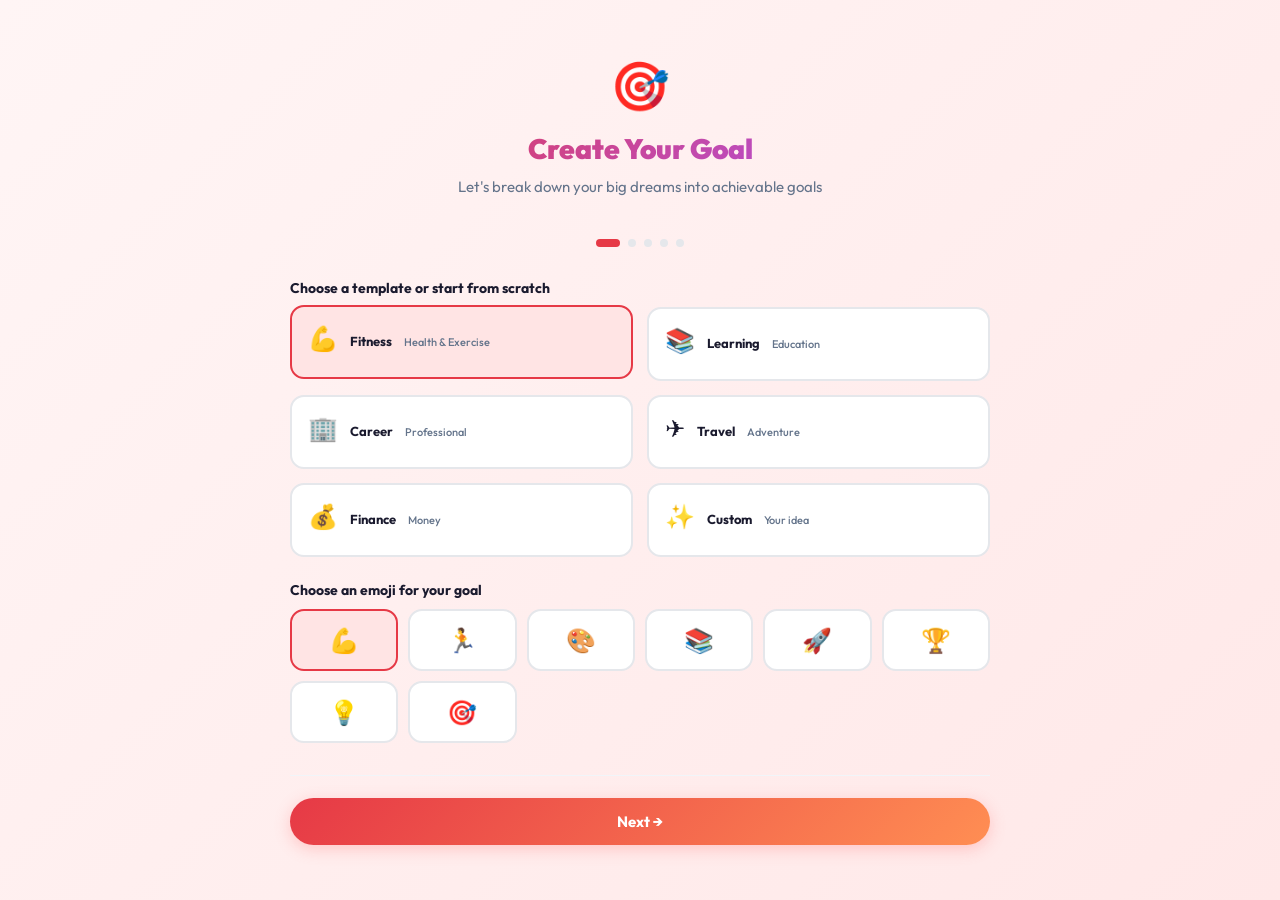
<file: goal-wizard.html>
<!DOCTYPE html>
<html lang="en">
<head>
  <meta charset="UTF-8">
  <meta name="viewport" content="width=device-width, initial-scale=1.0">
  <title>GoalQuest - Create Goal</title>
  <link rel="stylesheet" href="style.css">
  <script src="gamification.js"></script>
  <style>
    body {
      display: flex;
      align-items: center;
      justify-content: center;
      min-height: 100vh;
      padding: 20px;
    }

    .wizard-wrapper {
      width: 100%;
      max-width: 700px;
      animation: fadeIn 0.5s ease;
    }

    .wizard-header {
      text-align: center;
      margin-bottom: 40px;
    }

    .wizard-logo {
      font-size: 48px;
      margin-bottom: 16px;
      display: block;
      animation: bounce 0.6s ease;
    }

    .wizard-title {
      font-size: 28px;
      font-weight: 900;
      background: linear-gradient(135deg, var(--coral), var(--purple));
      -webkit-background-clip: text;
      -webkit-text-fill-color: transparent;
      background-clip: text;
      margin-bottom: 8px;
    }

    .wizard-subtitle {
      font-size: 15px;
      color: var(--slate);
      line-height: 1.6;
    }

    /* Step indicator */
    .step-indicator {
      display: flex;
      gap: 8px;
      margin-bottom: 32px;
      justify-content: center;
    }

    .step-dot {
      width: 8px;
      height: 8px;
      border-radius: 50%;
      background: #E5E7EB;
      transition: var(--transition);
      cursor: pointer;
    }

    .step-dot.active {
      background: var(--coral);
      width: 24px;
      border-radius: 4px;
    }

    .step-dot.done {
      background: var(--lime);
    }

    /* Steps */
    .wizard-step {
      display: none;
      animation: fadeInUp 0.4s ease;
    }

    .wizard-step.active {
      display: block;
    }

    .form-group {
      margin-bottom: 24px;
    }

    .form-label {
      display: block;
      font-size: 14px;
      font-weight: 700;
      margin-bottom: 10px;
      color: var(--text-primary);
    }

    .form-input, .form-textarea, .form-select {
      width: 100%;
      padding: 13px 18px;
      border: 2px solid #E5E7EB;
      border-radius: 14px;
      font-family: var(--font);
      font-size: 15px;
      color: var(--text-primary);
      outline: none;
      transition: var(--transition);
    }

    .form-input:focus, .form-textarea:focus, .form-select:focus {
      border-color: var(--coral);
      box-shadow: 0 0 0 4px rgba(255,107,107,0.1);
    }

    .form-textarea {
      resize: vertical;
      min-height: 100px;
      line-height: 1.6;
    }

    /* Emoji Selector */
    .emoji-grid {
      display: grid;
      grid-template-columns: repeat(6, 1fr);
      gap: 10px;
      margin-bottom: 16px;
    }

    .emoji-btn {
      padding: 14px;
      border: 2px solid #E5E7EB;
      border-radius: 14px;
      background: white;
      cursor: pointer;
      font-size: 24px;
      transition: var(--transition);
      display: flex;
      align-items: center;
      justify-content: center;
    }

    .emoji-btn:hover {
      border-color: var(--coral);
      transform: scale(1.1);
    }

    .emoji-btn.selected {
      background: var(--coral-light);
      border-color: var(--coral);
    }

    /* Template Cards */
    .template-grid {
      display: grid;
      grid-template-columns: repeat(2, 1fr);
      gap: 14px;
      margin-bottom: 16px;
    }

    .template-card {
      border: 2px solid #E5E7EB;
      border-radius: 14px;
      padding: 16px;
      cursor: pointer;
      transition: var(--transition);
      background: white;
    }

    .template-card:hover, .template-card.selected {
      border-color: var(--coral);
      background: var(--coral-light);
      transform: translateY(-2px);
    }

    .template-emoji {
      font-size: 24px;
      margin-bottom: 8px;
      display: block;
    }

    .template-name {
      font-size: 13px;
      font-weight: 700;
      margin-bottom: 2px;
    }

    .template-category {
      font-size: 11px;
      color: var(--slate);
      font-weight: 500;
    }

    /* Priority selector */
    .priority-options {
      display: grid;
      grid-template-columns: repeat(3, 1fr);
      gap: 12px;
      margin-bottom: 16px;
    }

    .priority-btn {
      padding: 14px 12px;
      border: 2px solid #E5E7EB;
      border-radius: 14px;
      background: white;
      cursor: pointer;
      font-size: 13px;
      font-weight: 600;
      transition: var(--transition);
      text-align: center;
    }

    .priority-btn.high {
      color: var(--coral);
    }

    .priority-btn.high.selected {
      background: var(--coral-light);
      border-color: var(--coral);
    }

    .priority-btn.medium {
      color: #B45309;
    }

    .priority-btn.medium.selected {
      background: var(--amber-light);
      border-color: #B45309;
    }

    .priority-btn.low {
      color: #4A7C1F;
    }

    .priority-btn.low.selected {
      background: var(--lime-light);
      border-color: #4A7C1F;
    }

    /* Milestone list */
    .milestone-list {
      display: flex;
      flex-direction: column;
      gap: 10px;
    }

    .milestone-input-row {
      display: flex;
      gap: 10px;
      align-items: center;
    }

    .milestone-input-row input {
      flex: 1;
      padding: 11px 14px;
      border: 2px solid #E5E7EB;
      border-radius: 12px;
      font-family: var(--font);
      font-size: 14px;
      outline: none;
      transition: var(--transition);
    }

    .milestone-input-row input:focus {
      border-color: var(--coral);
    }

    .milestone-remove-btn {
      background: none;
      border: none;
      cursor: pointer;
      font-size: 20px;
      color: var(--slate);
      padding: 4px 8px;
      transition: var(--transition);
    }

    .milestone-remove-btn:hover {
      color: var(--coral);
    }

    .add-milestone-btn {
      padding: 11px 16px;
      background: var(--slate-light);
      border: 2px solid #E5E7EB;
      border-radius: 12px;
      cursor: pointer;
      font-family: var(--font);
      font-size: 13px;
      font-weight: 600;
      color: var(--slate);
      transition: var(--transition);
      width: 100%;
      margin-top: 10px;
    }

    .add-milestone-btn:hover {
      border-color: var(--coral);
      color: var(--coral);
      background: var(--coral-light);
    }

    /* Summary */
    .summary-card {
      background: var(--slate-light);
      border-radius: 14px;
      padding: 16px;
      margin-bottom: 16px;
    }

    .summary-item {
      display: flex;
      justify-content: space-between;
      align-items: center;
      padding: 8px 0;
      font-size: 13px;
    }

    .summary-item-label {
      color: var(--slate);
      font-weight: 500;
    }

    .summary-item-value {
      color: var(--text-primary);
      font-weight: 700;
    }

    /* Navigation */
    .wizard-nav {
      display: flex;
      justify-content: space-between;
      gap: 16px;
      margin-top: 32px;
    }

    .wizard-btn {
      flex: 1;
      padding: 14px 24px;
      border: none;
      border-radius: 50px;
      font-family: var(--font);
      font-size: 15px;
      font-weight: 700;
      cursor: pointer;
      transition: var(--transition);
    }

    .wizard-btn.prev {
      background: var(--slate-light);
      color: var(--slate);
    }

    .wizard-btn.prev:hover {
      background: #E2E8F0;
      transform: translateX(-2px);
    }

    .wizard-btn.next, .wizard-btn.create {
      background: linear-gradient(135deg, var(--coral), #FF8E53);
      color: white;
      box-shadow: 0 4px 16px rgba(255,107,107,0.3);
    }

    .wizard-btn.next:hover, .wizard-btn.create:hover {
      transform: translateY(-2px);
      box-shadow: 0 8px 24px rgba(255,107,107,0.4);
    }

    .wizard-btn:disabled {
      opacity: 0.5;
      cursor: not-allowed;
    }

    @keyframes fadeIn {
      from { opacity: 0; }
      to { opacity: 1; }
    }

    @keyframes fadeInUp {
      from { opacity: 0; transform: translateY(20px); }
      to { opacity: 1; transform: translateY(0); }
    }

    @keyframes bounce {
      0%, 100% { transform: scale(1); }
      50% { transform: scale(1.1); }
    }
  </style>
</head>
<body>
  <div class="wizard-wrapper">
    <!-- Header -->
    <div class="wizard-header">
      <span class="wizard-logo">🎯</span>
      <h1 class="wizard-title">Create Your Goal</h1>
      <p class="wizard-subtitle">Let's break down your big dreams into achievable goals</p>
    </div>

    <!-- Step Indicator -->
    <div class="step-indicator">
      <div class="step-dot active" onclick="goToStep(0)"></div>
      <div class="step-dot" onclick="goToStep(1)"></div>
      <div class="step-dot" onclick="goToStep(2)"></div>
      <div class="step-dot" onclick="goToStep(3)"></div>
      <div class="step-dot" onclick="goToStep(4)"></div>
    </div>

    <!-- Step 1: Template & Emoji -->
    <div class="wizard-step active">
      <div class="form-group">
        <label class="form-label">Choose a template or start from scratch</label>
        <div class="template-grid">
          <div class="template-card selected" onclick="selectTemplate(this, 'fitness', '💪')">
            <span class="template-emoji">💪</span>
            <div class="template-name">Fitness</div>
            <div class="template-category">Health & Exercise</div>
          </div>
          <div class="template-card" onclick="selectTemplate(this, 'learning', '📚')">
            <span class="template-emoji">📚</span>
            <div class="template-name">Learning</div>
            <div class="template-category">Education</div>
          </div>
          <div class="template-card" onclick="selectTemplate(this, 'career', '🏢')">
            <span class="template-emoji">🏢</span>
            <div class="template-name">Career</div>
            <div class="template-category">Professional</div>
          </div>
          <div class="template-card" onclick="selectTemplate(this, 'travel', '✈️')">
            <span class="template-emoji">✈️</span>
            <div class="template-name">Travel</div>
            <div class="template-category">Adventure</div>
          </div>
          <div class="template-card" onclick="selectTemplate(this, 'finance', '💰')">
            <span class="template-emoji">💰</span>
            <div class="template-name">Finance</div>
            <div class="template-category">Money</div>
          </div>
          <div class="template-card" onclick="selectTemplate(this, 'custom', '✨')">
            <span class="template-emoji">✨</span>
            <div class="template-name">Custom</div>
            <div class="template-category">Your idea</div>
          </div>
        </div>
      </div>

      <div class="form-group">
        <label class="form-label">Choose an emoji for your goal</label>
        <div class="emoji-grid">
          <div class="emoji-btn selected" onclick="selectEmoji(this, '💪')">💪</div>
          <div class="emoji-btn" onclick="selectEmoji(this, '🏃')">🏃</div>
          <div class="emoji-btn" onclick="selectEmoji(this, '🎨')">🎨</div>
          <div class="emoji-btn" onclick="selectEmoji(this, '📚')">📚</div>
          <div class="emoji-btn" onclick="selectEmoji(this, '🚀')">🚀</div>
          <div class="emoji-btn" onclick="selectEmoji(this, '🏆')">🏆</div>
          <div class="emoji-btn" onclick="selectEmoji(this, '💡')">💡</div>
          <div class="emoji-btn" onclick="selectEmoji(this, '🎯')">🎯</div>
        </div>
      </div>
    </div>

    <!-- Step 2: Goal Details -->
    <div class="wizard-step">
      <div class="form-group">
        <label class="form-label">What's your goal?</label>
        <input type="text" class="form-input" id="goalTitle" placeholder="e.g., Run a Marathon">
      </div>

      <div class="form-group">
        <label class="form-label">Tell us more about it</label>
        <textarea class="form-textarea" id="goalDescription" placeholder="Why is this goal important to you?"></textarea>
      </div>

      <div class="form-group">
        <label class="form-label">Category</label>
        <select class="form-select" id="goalCategory">
          <option value="fitness">Fitness</option>
          <option value="learning">Learning</option>
          <option value="career">Career</option>
          <option value="travel">Travel</option>
          <option value="finance">Finance</option>
          <option value="other">Other</option>
        </select>
      </div>
    </div>

    <!-- Step 3: Priority & Deadline -->
    <div class="wizard-step">
      <div class="form-group">
        <label class="form-label">How important is this goal?</label>
        <div class="priority-options">
          <button class="priority-btn high selected" onclick="selectPriority(this, 'high')">🔥 High</button>
          <button class="priority-btn medium" onclick="selectPriority(this, 'medium')">⚡ Medium</button>
          <button class="priority-btn low" onclick="selectPriority(this, 'low')">📌 Low</button>
        </div>
      </div>

      <div class="form-group">
        <label class="form-label">Deadline</label>
        <input type="date" class="form-input" id="goalDeadline">
      </div>

      <div class="form-group">
        <label class="form-label">Target number (optional)</label>
        <input type="number" class="form-input" id="goalTarget" placeholder="e.g., 10 (for 10 km run)">
      </div>
    </div>

    <!-- Step 4: Milestones -->
    <div class="wizard-step">
      <div class="form-group">
        <label class="form-label">Add milestones to track progress</label>
        <div class="milestone-list" id="milestoneList">
          <div class="milestone-input-row">
            <input type="text" placeholder="First milestone" value="Get started">
            <button class="milestone-remove-btn" onclick="removeMilestone(this)">×</button>
          </div>
          <div class="milestone-input-row">
            <input type="text" placeholder="Next milestone" value="Mid-way checkpoint">
            <button class="milestone-remove-btn" onclick="removeMilestone(this)">×</button>
          </div>
        </div>
        <button class="add-milestone-btn" onclick="addMilestone()">+ Add Milestone</button>
      </div>
    </div>

    <!-- Step 5: Review & Create -->
    <div class="wizard-step">
      <div class="form-group">
        <label class="form-label">Review your goal</label>
        <div class="summary-card">
          <div class="summary-item">
            <span class="summary-item-label">Goal</span>
            <span class="summary-item-value" id="summaryTitle">-</span>
          </div>
          <div class="summary-item">
            <span class="summary-item-label">Category</span>
            <span class="summary-item-value" id="summaryCategory">-</span>
          </div>
          <div class="summary-item">
            <span class="summary-item-label">Priority</span>
            <span class="summary-item-value" id="summaryPriority">-</span>
          </div>
          <div class="summary-item">
            <span class="summary-item-label">Deadline</span>
            <span class="summary-item-value" id="summaryDeadline">-</span>
          </div>
          <div class="summary-item">
            <span class="summary-item-label">Milestones</span>
            <span class="summary-item-value" id="summaryMilestones">0</span>
          </div>
        </div>
      </div>

      <p style="text-align: center; color: var(--slate); font-size: 14px;">
        You're all set! Click "Create Goal" to start your journey.
      </p>
    </div>

    <!-- Navigation Buttons -->
    <div class="wizard-nav">
      <button class="wizard-btn prev" onclick="previousStep()" id="prevBtn" style="display: none;">← Previous</button>
      <button class="wizard-btn next" onclick="nextStep()" id="nextBtn">Next →</button>
      <button class="wizard-btn create" onclick="createGoal()" id="createBtn" style="display: none;">Create Goal 🎉</button>
    </div>
  </div>

  <script>
    let currentStep = 0;
    let goalData = {
      emoji: '💪',
      title: '',
      description: '',
      category: 'fitness',
      priority: 'high',
      deadline: '',
      target: '',
      milestones: []
    };

    function goToStep(step) {
      if (step < currentStep) {
        currentStep = step;
        updateStep();
      }
    }

    function nextStep() {
      if (currentStep < 4) {
        currentStep++;
        updateStep();
      }
    }

    function previousStep() {
      if (currentStep > 0) {
        currentStep--;
        updateStep();
      }
    }

    function updateStep() {
      // Update visible step
      document.querySelectorAll('.wizard-step').forEach((step, i) => {
        step.classList.toggle('active', i === currentStep);
      });

      // Update step dots
      document.querySelectorAll('.step-dot').forEach((dot, i) => {
        dot.classList.toggle('active', i === currentStep);
        dot.classList.toggle('done', i < currentStep);
      });

      // Update buttons
      document.getElementById('prevBtn').style.display = currentStep === 0 ? 'none' : 'block';
      document.getElementById('nextBtn').style.display = currentStep === 4 ? 'none' : 'block';
      document.getElementById('createBtn').style.display = currentStep === 4 ? 'block' : 'none';

      // Update summary when on last step
      if (currentStep === 4) {
        updateSummary();
      }
    }

    function selectTemplate(element, template, emoji) {
      document.querySelectorAll('.template-card').forEach(card => card.classList.remove('selected'));
      element.classList.add('selected');
      goalData.category = template;
      if (emoji) selectEmojiValue(emoji);
    }

    function selectEmoji(element, emoji) {
      document.querySelectorAll('.emoji-btn').forEach(btn => btn.classList.remove('selected'));
      element.classList.add('selected');
      selectEmojiValue(emoji);
    }

    function selectEmojiValue(emoji) {
      goalData.emoji = emoji;
    }

    function selectPriority(element, priority) {
      document.querySelectorAll('.priority-btn').forEach(btn => btn.classList.remove('selected'));
      element.classList.add('selected');
      goalData.priority = priority;
    }

    function addMilestone() {
      const list = document.getElementById('milestoneList');
      const row = document.createElement('div');
      row.className = 'milestone-input-row';
      row.innerHTML = `
        <input type="text" placeholder="New milestone">
        <button class="milestone-remove-btn" onclick="removeMilestone(this)">×</button>
      `;
      list.insertBefore(row, list.lastElementChild);
    }

    function removeMilestone(btn) {
      btn.parentElement.remove();
    }

    function updateSummary() {
      goalData.title = document.getElementById('goalTitle').value || 'Untitled Goal';
      goalData.category = document.getElementById('goalCategory').value;
      goalData.deadline = document.getElementById('goalDeadline').value;

      const milestones = Array.from(document.querySelectorAll('.milestone-input-row input'))
        .filter(input => input.value)
        .length;

      document.getElementById('summaryTitle').textContent = goalData.title;
      document.getElementById('summaryCategory').textContent = goalData.category.charAt(0).toUpperCase() + goalData.category.slice(1);
      document.getElementById('summaryPriority').textContent = goalData.priority.charAt(0).toUpperCase() + goalData.priority.slice(1);
      document.getElementById('summaryDeadline').textContent = goalData.deadline || 'Not set';
      document.getElementById('summaryMilestones').textContent = milestones;
    }

    function createGoal() {
      updateSummary();

      // Award XP for creating a goal
      addXP(50, `Goal created: ${goalData.title}`);

      alert(`🎉 Goal "${goalData.title}" created successfully!\n\n+50 XP earned! 🚀\n\nYou're now on your journey to success!`);
      window.location.href = 'goals.html';
    }

    // Set default deadline to today + 30 days
    const today = new Date();
    const deadline = new Date(today.setDate(today.getDate() + 30));
    document.getElementById('goalDeadline').valueAsDate = deadline;
  </script>
</body>
</html>
</file>
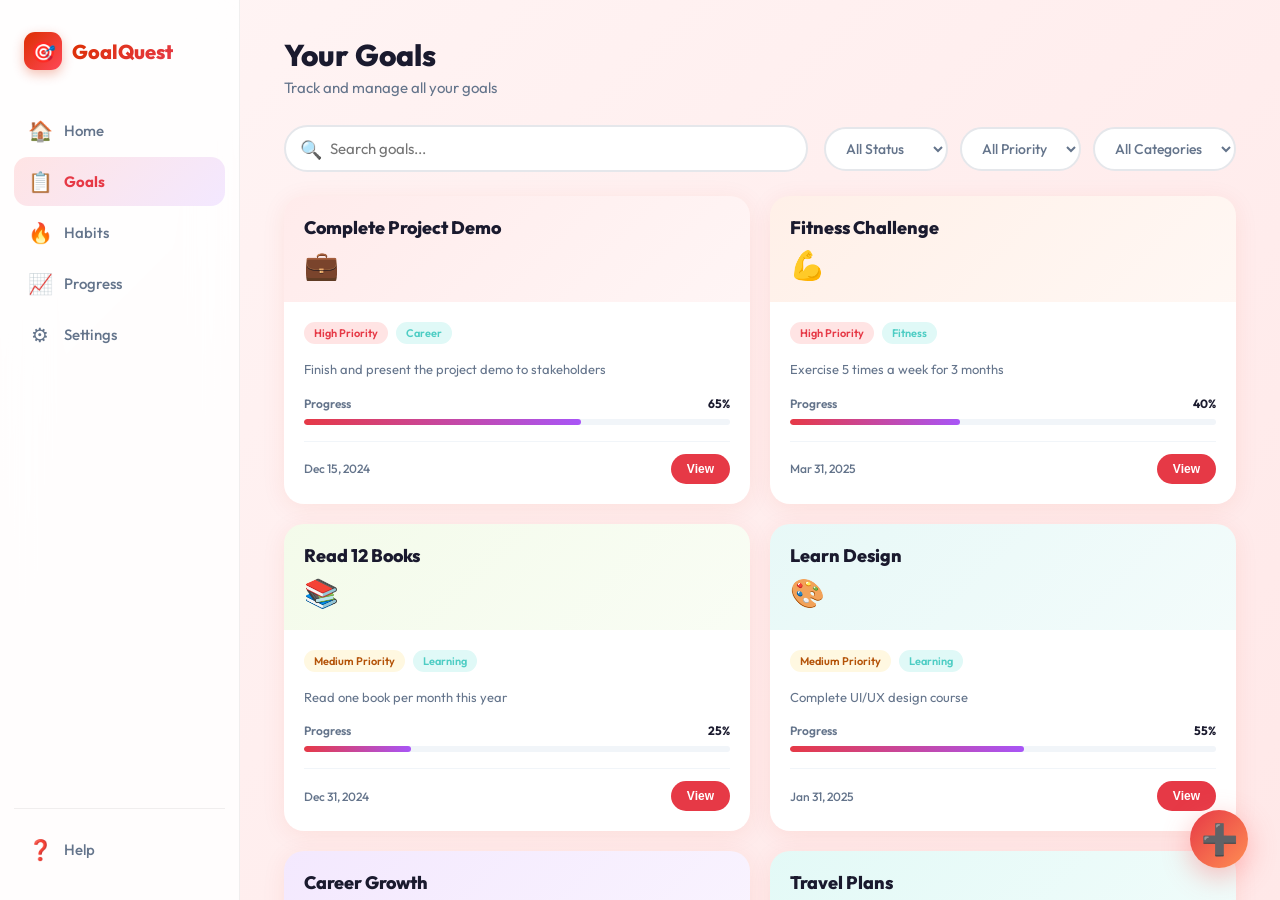
<file: goals.html>
<!DOCTYPE html>
<html lang="en">
<head>
  <meta charset="UTF-8">
  <meta name="viewport" content="width=device-width, initial-scale=1.0">
  <title>GoalQuest - Goals</title>
  <link rel="stylesheet" href="style.css">
  <script src="gamification.js"></script>
  <style>
    /* Goals Page Specific */
    .goals-header {
      display: flex;
      justify-content: space-between;
      align-items: center;
      margin-bottom: 24px;
      gap: 16px;
      flex-wrap: wrap;
      animation: fadeInDown 0.5s ease;
    }

    .search-bar {
      flex: 1;
      min-width: 250px;
      position: relative;
    }

    .search-input {
      width: 100%;
      padding: 12px 18px 12px 44px;
      border: 2px solid #E5E7EB;
      border-radius: 50px;
      font-family: var(--font);
      font-size: 15px;
      outline: none;
      transition: var(--transition);
    }

    .search-input:focus {
      border-color: var(--coral);
      box-shadow: 0 0 0 4px rgba(255,107,107,0.1);
    }

    .search-icon {
      position: absolute;
      left: 16px;
      top: 50%;
      transform: translateY(-50%);
      font-size: 18px;
      color: var(--slate);
      pointer-events: none;
    }

    .filter-controls {
      display: flex;
      gap: 12px;
      flex-wrap: wrap;
    }

    .filter-dropdown {
      padding: 10px 16px;
      border: 2px solid #E5E7EB;
      border-radius: 50px;
      background: white;
      font-family: var(--font);
      font-size: 14px;
      font-weight: 500;
      color: var(--slate);
      cursor: pointer;
      transition: var(--transition);
      outline: none;
    }

    .filter-dropdown:hover, .filter-dropdown:focus {
      border-color: var(--coral);
      color: var(--coral);
    }

    .filter-chip {
      padding: 8px 16px;
      border-radius: 50px;
      border: 2px solid #E5E7EB;
      background: white;
      font-family: var(--font);
      font-size: 13px;
      font-weight: 500;
      color: var(--slate);
      cursor: pointer;
      transition: var(--transition);
    }

    .filter-chip:hover, .filter-chip.active {
      border-color: var(--coral);
      color: var(--coral);
      background: var(--coral-light);
    }

    .goals-grid {
      display: grid;
      grid-template-columns: repeat(auto-fill, minmax(320px, 1fr));
      gap: 20px;
      animation: fadeInUp 0.6s ease;
    }

    .goal-card {
      background: white;
      border-radius: 20px;
      overflow: hidden;
      box-shadow: var(--card-shadow);
      transition: var(--transition);
      cursor: pointer;
      display: flex;
      flex-direction: column;
    }

    .goal-card:hover {
      transform: translateY(-6px);
      box-shadow: var(--card-shadow-hover);
    }

    .goal-card-header {
      padding: 20px;
      background: linear-gradient(135deg, var(--coral-light), var(--purple-light));
      min-height: 100px;
      display: flex;
      flex-direction: column;
      justify-content: space-between;
    }

    .goal-card-title {
      font-size: 18px;
      font-weight: 800;
      color: var(--text-primary);
      margin-bottom: 8px;
    }

    .goal-card-emoji {
      font-size: 28px;
      margin-top: 8px;
    }

    .goal-card-body {
      padding: 20px;
      flex: 1;
      display: flex;
      flex-direction: column;
    }

    .goal-progress-section {
      margin-bottom: 16px;
    }

    .goal-progress-label {
      font-size: 12px;
      color: var(--slate);
      font-weight: 600;
      margin-bottom: 8px;
      display: flex;
      justify-content: space-between;
    }

    .goal-progress-bar {
      height: 6px;
      background: var(--slate-light);
      border-radius: 3px;
      overflow: hidden;
    }

    .goal-progress-fill {
      height: 100%;
      background: linear-gradient(90deg, var(--coral), var(--purple));
      border-radius: 3px;
      transition: width 0.5s ease;
    }

    .goal-meta {
      display: flex;
      gap: 8px;
      flex-wrap: wrap;
      margin-bottom: 16px;
    }

    .goal-badge {
      display: inline-flex;
      align-items: center;
      gap: 4px;
      padding: 4px 10px;
      border-radius: 20px;
      font-size: 11px;
      font-weight: 600;
    }

    .goal-badge.high {
      background: var(--coral-light);
      color: var(--coral);
    }

    .goal-badge.medium {
      background: var(--amber-light);
      color: #B45309;
    }

    .goal-badge.low {
      background: var(--lime-light);
      color: #4A7C1F;
    }

    .goal-badge.category {
      background: var(--sky-light);
      color: var(--sky);
    }

    .goal-description {
      font-size: 13px;
      color: var(--slate);
      margin-bottom: 16px;
      line-height: 1.5;
      flex: 1;
    }

    .goal-footer {
      display: flex;
      justify-content: space-between;
      align-items: center;
      border-top: 1px solid #F1F5F9;
      padding-top: 12px;
    }

    .goal-deadline {
      font-size: 12px;
      color: var(--slate);
      font-weight: 500;
    }

    .goal-action-btn {
      background: var(--coral);
      color: white;
      border: none;
      padding: 8px 16px;
      border-radius: 50px;
      font-size: 12px;
      font-weight: 600;
      cursor: pointer;
      transition: var(--transition);
    }

    .goal-action-btn:hover {
      background: var(--coral-dark);
      transform: scale(1.05);
    }

    .empty-state-section {
      text-align: center;
      padding: 60px 20px;
      animation: fadeIn 0.5s ease;
    }

    .empty-state-emoji {
      font-size: 64px;
      margin-bottom: 16px;
      display: block;
    }

    .empty-state-title {
      font-size: 22px;
      font-weight: 700;
      margin-bottom: 8px;
    }

    .empty-state-text {
      font-size: 15px;
      color: var(--slate);
      margin-bottom: 24px;
      line-height: 1.6;
    }

    @keyframes fadeInDown {
      from { opacity: 0; transform: translateY(-20px); }
      to { opacity: 1; transform: translateY(0); }
    }

    @keyframes fadeIn {
      from { opacity: 0; }
      to { opacity: 1; }
    }
  </style>
</head>
<body>
  <div class="app-shell">
    <!-- Sidebar -->
    <aside class="sidebar">
      <div class="sidebar-logo">
        <div class="sidebar-logo-icon">🎯</div>
        <div class="sidebar-logo-text">GoalQuest</div>
      </div>

      <nav>
        <a href="./index.html" class="nav-item" style="text-decoration: none;">
          <span class="nav-icon">🏠</span>
          <span>Home</span>
        </a>
        <a href="./goals.html" class="nav-item active" style="text-decoration: none;">
          <span class="nav-icon">📋</span>
          <span>Goals</span>
        </a>
        <a href="./habits.html" class="nav-item" style="text-decoration: none;">
          <span class="nav-icon">🔥</span>
          <span>Habits</span>
        </a>
        <a href="./analytics.html" class="nav-item" style="text-decoration: none;">
          <span class="nav-icon">📈</span>
          <span>Progress</span>
        </a>
        <a href="./settings.html" class="nav-item" style="text-decoration: none;">
          <span class="nav-icon">⚙️</span>
          <span>Settings</span>
        </a>
      </nav>

      <div class="sidebar-footer">
        <a href="#" class="nav-item" style="text-decoration: none;">
          <span class="nav-icon">❓</span>
          <span>Help</span>
        </a>
      </div>
    </aside>

    <!-- Main Content -->
    <main class="main-content">
      <!-- Page Header -->
      <div class="page-header">
        <h1 class="page-title">Your Goals</h1>
        <p class="page-subtitle">Track and manage all your goals</p>
      </div>

      <!-- Search & Filter -->
      <div class="goals-header">
        <div class="search-bar">
          <span class="search-icon">🔍</span>
          <input
            type="text"
            class="search-input"
            id="searchInput"
            placeholder="Search goals..."
            onkeyup="filterGoals()"
          >
        </div>
        <div class="filter-controls">
          <select class="filter-dropdown" id="statusFilter" onchange="filterGoals()">
            <option value="">All Status</option>
            <option value="active">Active</option>
            <option value="completed">Completed</option>
            <option value="on-hold">On Hold</option>
          </select>
          <select class="filter-dropdown" id="priorityFilter" onchange="filterGoals()">
            <option value="">All Priority</option>
            <option value="high">High</option>
            <option value="medium">Medium</option>
            <option value="low">Low</option>
          </select>
          <select class="filter-dropdown" id="categoryFilter" onchange="filterGoals()">
            <option value="">All Categories</option>
            <option value="fitness">Fitness</option>
            <option value="learning">Learning</option>
            <option value="career">Career</option>
            <option value="travel">Travel</option>
            <option value="finance">Finance</option>
          </select>
        </div>
      </div>

      <!-- Goals Grid -->
      <div class="goals-grid" id="goalsGrid">
        <!-- Goals will be inserted here by JavaScript -->
      </div>

      <!-- Empty State -->
      <div class="empty-state-section" id="emptyState" style="display: none;">
        <span class="empty-state-emoji">🎯</span>
        <h3 class="empty-state-title">No goals found</h3>
        <p class="empty-state-text">Try adjusting your filters or create a new goal to get started.</p>
      </div>

      <div style="height: 40px;"></div>
    </main>
  </div>

  <!-- Floating Action Button -->
  <button class="fab" title="Add a new goal" onclick="window.location.href='goal-wizard.html'">➕</button>

  <script>
    // Sample goals data
    const goalsData = [
      {
        id: 1,
        title: "Complete Project Demo",
        emoji: "💼",
        description: "Finish and present the project demo to stakeholders",
        category: "career",
        priority: "high",
        status: "active",
        progress: 65,
        deadline: "Dec 15, 2024",
        color: "#FF6B6B"
      },
      {
        id: 2,
        title: "Fitness Challenge",
        emoji: "💪",
        description: "Exercise 5 times a week for 3 months",
        category: "fitness",
        priority: "high",
        status: "active",
        progress: 40,
        deadline: "Mar 31, 2025",
        color: "#FF8E53"
      },
      {
        id: 3,
        title: "Read 12 Books",
        emoji: "📚",
        description: "Read one book per month this year",
        category: "learning",
        priority: "medium",
        status: "active",
        progress: 25,
        deadline: "Dec 31, 2024",
        color: "#A8E063"
      },
      {
        id: 4,
        title: "Learn Design",
        emoji: "🎨",
        description: "Complete UI/UX design course",
        category: "learning",
        priority: "medium",
        status: "active",
        progress: 55,
        deadline: "Jan 31, 2025",
        color: "#4ECDC4"
      },
      {
        id: 5,
        title: "Career Growth",
        emoji: "🏢",
        description: "Get promoted and lead a project",
        category: "career",
        priority: "high",
        status: "active",
        progress: 35,
        deadline: "Dec 31, 2025",
        color: "#A855F7"
      },
      {
        id: 6,
        title: "Travel Plans",
        emoji: "✈️",
        description: "Visit 3 new countries this year",
        category: "travel",
        priority: "low",
        status: "active",
        progress: 15,
        deadline: "Dec 31, 2024",
        color: "#2DD4BF"
      },
      {
        id: 7,
        title: "Save Money",
        emoji: "💰",
        description: "Save $10,000 by year end",
        category: "finance",
        priority: "high",
        status: "active",
        progress: 70,
        deadline: "Dec 31, 2024",
        color: "#FFC107"
      },
      {
        id: 8,
        title: "Morning Runs",
        emoji: "🏃",
        description: "Run every morning for 30 days",
        category: "fitness",
        priority: "medium",
        status: "completed",
        progress: 100,
        deadline: "Completed",
        color: "#4ECDC4"
      }
    ];

    function renderGoals(goals) {
      const grid = document.getElementById('goalsGrid');
      const emptyState = document.getElementById('emptyState');

      if (goals.length === 0) {
        grid.style.display = 'none';
        emptyState.style.display = 'block';
        return;
      }

      grid.style.display = 'grid';
      emptyState.style.display = 'none';

      grid.innerHTML = goals.map((goal, index) => `
        <div class="goal-card" onclick="window.location.href='goal-detail.html?id=${goal.id}'" style="animation: cardSlideIn 0.4s ease ${index * 0.05}s backwards;">
          <div class="goal-card-header" style="background: linear-gradient(135deg, ${goal.color}22, ${goal.color}11);">
            <div>
              <div class="goal-card-title">${goal.title}</div>
              <div class="goal-card-emoji">${goal.emoji}</div>
            </div>
          </div>
          <div class="goal-card-body">
            <div class="goal-meta">
              <span class="goal-badge ${goal.priority}">${goal.priority.charAt(0).toUpperCase() + goal.priority.slice(1)} Priority</span>
              <span class="goal-badge category">${goal.category.charAt(0).toUpperCase() + goal.category.slice(1)}</span>
            </div>
            <div class="goal-description">${goal.description}</div>
            <div class="goal-progress-section">
              <div class="goal-progress-label">
                <span>Progress</span>
                <span style="font-weight: 700; color: var(--text-primary);">${goal.progress}%</span>
              </div>
              <div class="goal-progress-bar">
                <div class="goal-progress-fill" style="width: ${goal.progress}%;"></div>
              </div>
            </div>
            <div class="goal-footer">
              <span class="goal-deadline">${goal.deadline}</span>
              <button class="goal-action-btn" onclick="event.stopPropagation();">View</button>
            </div>
          </div>
        </div>
      `).join('');
    }

    function filterGoals() {
      const searchTerm = document.getElementById('searchInput').value.toLowerCase();
      const statusFilter = document.getElementById('statusFilter').value;
      const priorityFilter = document.getElementById('priorityFilter').value;
      const categoryFilter = document.getElementById('categoryFilter').value;

      const filtered = goalsData.filter(goal => {
        const matchSearch = goal.title.toLowerCase().includes(searchTerm) ||
                          goal.description.toLowerCase().includes(searchTerm);
        const matchStatus = !statusFilter || goal.status === statusFilter;
        const matchPriority = !priorityFilter || goal.priority === priorityFilter;
        const matchCategory = !categoryFilter || goal.category === categoryFilter;

        return matchSearch && matchStatus && matchPriority && matchCategory;
      });

      renderGoals(filtered);
    }

    // Initial render
    renderGoals(goalsData);
  </script>
</body>
</html>
</file>
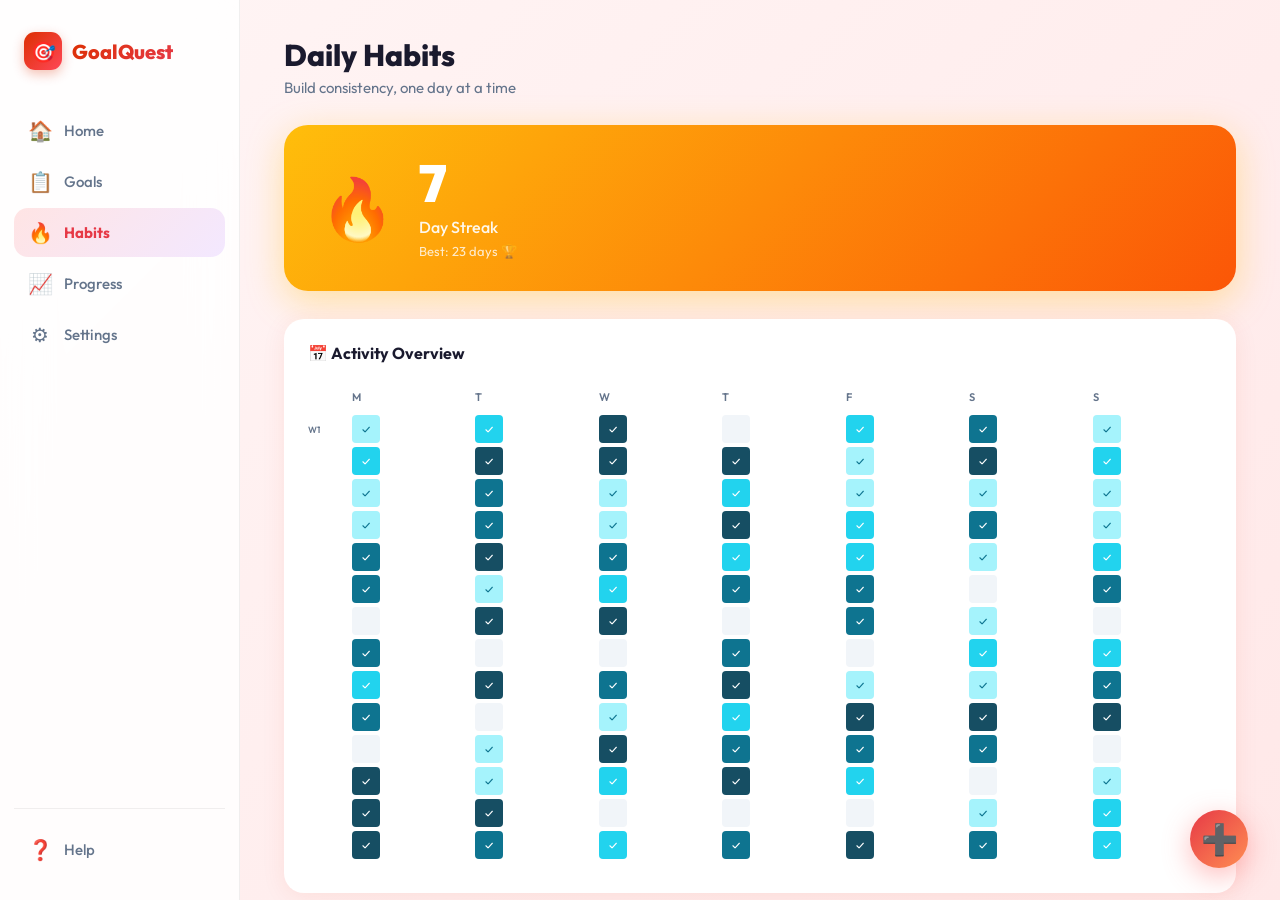
<file: habits.html>
<!DOCTYPE html>
<html lang="en">
<head>
  <meta charset="UTF-8">
  <meta name="viewport" content="width=device-width, initial-scale=1.0">
  <title>GoalQuest - Habits</title>
  <link rel="stylesheet" href="style.css">
  <script src="gamification.js"></script>
  <style>
    .habits-hero {
      background: linear-gradient(135deg, #FFBE0B, #FB5607);
      border-radius: 24px;
      padding: 32px 36px;
      color: white;
      display: flex;
      align-items: center;
      gap: 24px;
      margin-bottom: 28px;
      box-shadow: 0 10px 36px rgba(255, 190, 11, 0.35);
      animation: slideInRight 0.5s ease;
    }

    .streak-flame {
      font-size: 60px;
      animation: flameWiggle 1.5s ease-in-out infinite;
      flex-shrink: 0;
    }

    .streak-info h2 {
      font-size: 52px;
      font-weight: 900;
      line-height: 1;
      margin-bottom: 8px;
    }

    .streak-info p {
      font-size: 16px;
      opacity: 0.92;
      font-weight: 500;
      margin-bottom: 4px;
    }

    .streak-best {
      font-size: 13px;
      opacity: 0.78;
    }

    .heatmap-section {
      background: white;
      border-radius: 20px;
      padding: 24px;
      box-shadow: var(--card-shadow);
      margin-bottom: 28px;
      animation: fadeInUp 0.5s ease 0.1s both;
    }

    .heatmap-section h3 {
      font-size: 16px;
      font-weight: 700;
      margin-bottom: 20px;
      display: flex;
      align-items: center;
      gap: 8px;
    }

    .heatmap-grid {
      display: grid;
      grid-template-columns: auto repeat(7, 1fr);
      gap: 4px;
      overflow-x: auto;
      padding-bottom: 10px;
    }

    .heatmap-day-label {
      display: flex;
      align-items: center;
      color: var(--slate);
      font-size: 11px;
      font-weight: 600;
      height: 28px;
      padding-right: 8px;
      width: 40px;
    }

    .heatmap-cell {
      width: 28px;
      height: 28px;
      border-radius: 4px;
      transition: transform 0.15s, box-shadow 0.2s;
      cursor: default;
      display: flex;
      align-items: center;
      justify-content: center;
      font-size: 10px;
      font-weight: 600;
    }

    .heatmap-cell:hover {
      transform: scale(1.3);
      z-index: 10;
      position: relative;
      box-shadow: 0 4px 12px rgba(0, 0, 0, 0.15);
    }

    .heatmap-cell.level-0 { background: #F1F5F9; }
    .heatmap-cell.level-1 { background: #A5F3FC; color: #0E7490; }
    .heatmap-cell.level-2 { background: #22D3EE; color: white; }
    .heatmap-cell.level-3 { background: #0E7490; color: white; }
    .heatmap-cell.level-4 { background: #164E63; color: white; }

    .habits-list {
      display: grid;
      grid-template-columns: repeat(auto-fill, minmax(280px, 1fr));
      gap: 20px;
      animation: fadeInUp 0.5s ease 0.2s both;
    }

    .habit-card {
      background: white;
      border-radius: 20px;
      padding: 20px;
      box-shadow: var(--card-shadow);
      transition: var(--transition);
    }

    .habit-card:hover {
      transform: translateY(-4px);
      box-shadow: var(--card-shadow-hover);
    }

    .habit-card-header {
      display: flex;
      justify-content: space-between;
      align-items: flex-start;
      margin-bottom: 14px;
    }

    .habit-emoji {
      font-size: 28px;
    }

    .habit-streak-badge {
      display: flex;
      align-items: center;
      gap: 4px;
      background: var(--amber-light);
      padding: 6px 12px;
      border-radius: 20px;
      font-size: 13px;
      font-weight: 800;
      color: #B45309;
    }

    .habit-title {
      font-size: 16px;
      font-weight: 700;
      color: var(--text-primary);
      margin-bottom: 12px;
    }

    .habit-frequency {
      font-size: 13px;
      color: var(--slate);
      margin-bottom: 14px;
      font-weight: 500;
    }

    .habit-dots {
      display: flex;
      gap: 5px;
      margin-bottom: 14px;
      flex-wrap: wrap;
    }

    .habit-dot {
      width: 26px;
      height: 26px;
      border-radius: 50%;
      border: 2px solid #E2E8F0;
      display: flex;
      align-items: center;
      justify-content: center;
      font-size: 10px;
      color: var(--slate);
      font-weight: 600;
      cursor: pointer;
      transition: var(--transition);
    }

    .habit-dot:hover {
      transform: scale(1.2);
    }

    .habit-dot.done {
      background: var(--sky);
      border-color: var(--sky);
      color: white;
      font-size: 12px;
      font-weight: 700;
    }

    .habit-dot.today.pending {
      border-color: var(--coral);
      border-width: 3px;
    }

    .done-btn {
      width: 100%;
      padding: 12px;
      background: linear-gradient(135deg, var(--sky), #38BDF8);
      color: white;
      border: none;
      border-radius: 50px;
      font-family: var(--font);
      font-size: 14px;
      font-weight: 700;
      cursor: pointer;
      transition: var(--transition);
    }

    .done-btn:hover {
      transform: translateY(-2px);
      box-shadow: 0 6px 20px rgba(78, 205, 196, 0.4);
    }

    .done-btn.already-done {
      background: var(--lime-light);
      color: #4A7C1F;
    }

    .add-habit-btn {
      background: white;
      border: 2px dashed #CBD5E1;
      border-radius: 20px;
      padding: 20px;
      display: flex;
      flex-direction: column;
      align-items: center;
      justify-content: center;
      gap: 8px;
      cursor: pointer;
      transition: var(--transition);
      color: var(--slate);
      font-family: var(--font);
      font-size: 14px;
      font-weight: 500;
      min-height: 240px;
    }

    .add-habit-btn:hover {
      border-color: var(--sky);
      color: var(--sky);
      background: var(--sky-light);
    }

    .add-icon {
      font-size: 32px;
    }

    .leaderboard-section {
      background: white;
      border-radius: 20px;
      padding: 24px;
      box-shadow: var(--card-shadow);
      animation: fadeInUp 0.5s ease 0.3s both;
    }

    .leaderboard-section h3 {
      font-size: 16px;
      font-weight: 700;
      margin-bottom: 20px;
      display: flex;
      align-items: center;
      gap: 8px;
    }

    .leaderboard-item {
      display: flex;
      align-items: center;
      gap: 14px;
      padding: 14px 0;
      border-bottom: 1px solid #F1F5F9;
    }

    .leaderboard-item:last-child {
      border-bottom: none;
    }

    .leaderboard-rank {
      font-size: 18px;
      font-weight: 900;
      color: var(--coral);
      min-width: 30px;
    }

    .leaderboard-rank.gold { color: #FFC107; }
    .leaderboard-rank.silver { color: #A6ACAF; }
    .leaderboard-rank.bronze { color: #CD7F32; }

    .leaderboard-info {
      flex: 1;
    }

    .leaderboard-name {
      font-size: 14px;
      font-weight: 700;
      color: var(--text-primary);
      margin-bottom: 2px;
    }

    .leaderboard-streak {
      font-size: 12px;
      color: var(--slate);
    }

    .leaderboard-count {
      font-size: 16px;
      font-weight: 800;
      color: var(--coral);
      min-width: 50px;
      text-align: right;
    }

    @keyframes flameWiggle {
      0%, 100% { transform: rotate(-4deg) scale(1); }
      25% { transform: rotate(4deg) scale(1.06); }
      50% { transform: rotate(-3deg) scale(1.12); }
      75% { transform: rotate(3deg) scale(1.06); }
    }

    @keyframes slideInRight {
      from { opacity: 0; transform: translateX(30px); }
      to { opacity: 1; transform: translateX(0); }
    }

    @keyframes fadeInUp {
      from { opacity: 0; transform: translateY(20px); }
      to { opacity: 1; transform: translateY(0); }
    }
  </style>
</head>
<body>
  <div class="app-shell">
    <!-- Sidebar -->
    <aside class="sidebar">
      <div class="sidebar-logo">
        <div class="sidebar-logo-icon">🎯</div>
        <div class="sidebar-logo-text">GoalQuest</div>
      </div>

      <nav>
        <a href="./index.html" class="nav-item" style="text-decoration: none;">
          <span class="nav-icon">🏠</span>
          <span>Home</span>
        </a>
        <a href="./goals.html" class="nav-item" style="text-decoration: none;">
          <span class="nav-icon">📋</span>
          <span>Goals</span>
        </a>
        <a href="./habits.html" class="nav-item active" style="text-decoration: none;">
          <span class="nav-icon">🔥</span>
          <span>Habits</span>
        </a>
        <a href="./analytics.html" class="nav-item" style="text-decoration: none;">
          <span class="nav-icon">📈</span>
          <span>Progress</span>
        </a>
        <a href="./settings.html" class="nav-item" style="text-decoration: none;">
          <span class="nav-icon">⚙️</span>
          <span>Settings</span>
        </a>
      </nav>

      <div class="sidebar-footer">
        <a href="#" class="nav-item" style="text-decoration: none;">
          <span class="nav-icon">❓</span>
          <span>Help</span>
        </a>
      </div>
    </aside>

    <!-- Main Content -->
    <main class="main-content">
      <!-- Page Header -->
      <div class="page-header">
        <h1 class="page-title">Daily Habits</h1>
        <p class="page-subtitle">Build consistency, one day at a time</p>
      </div>

      <!-- Streak Hero -->
      <div class="habits-hero">
        <span class="streak-flame">🔥</span>
        <div class="streak-info">
          <h2>7</h2>
          <p>Day Streak</p>
          <div class="streak-best">Best: 23 days 🏆</div>
        </div>
      </div>

      <!-- Heatmap -->
      <div class="heatmap-section">
        <h3>📅 Activity Overview</h3>
        <div class="heatmap-grid" id="heatmapGrid">
          <!-- Generated by JavaScript -->
        </div>
      </div>

      <!-- Habits Grid -->
      <div style="margin-bottom: 28px;">
        <div style="display: flex; justify-content: space-between; align-items: center; margin-bottom: 16px;">
          <div style="font-size: 17px; font-weight: 700;">Your Habits</div>
        </div>
        <div class="habits-list" id="habitsList">
          <!-- Habits will be generated by JavaScript -->
        </div>
      </div>

      <!-- Leaderboard -->
      <div class="leaderboard-section">
        <h3>🏆 Leaderboard</h3>
        <div id="leaderboard">
          <!-- Leaderboard items generated by JavaScript -->
        </div>
      </div>

      <div style="height: 40px;"></div>
    </main>
  </div>

  <!-- Floating Action Button -->
  <button class="fab" title="Add a new habit" onclick="addNewHabit()">➕</button>

  <script>
    const habitsData = [
      { id: 1, name: "Morning Run", emoji: "🏃", frequency: "Daily", streak: 7, best: 12, lastDays: [1,1,1,1,0,1,1,0,1,1,1,1,1,1] },
      { id: 2, name: "Read 30 mins", emoji: "📚", frequency: "Daily", streak: 3, best: 8, lastDays: [0,1,1,1,0,0,1,1,0,1,0,1,1,1] },
      { id: 3, name: "Meditation", emoji: "🧘", frequency: "Daily", streak: 14, best: 14, lastDays: [1,1,1,1,1,1,1,1,1,1,1,1,1,1] },
      { id: 4, name: "Code Daily", emoji: "💻", frequency: "Daily", streak: 5, best: 21, lastDays: [1,1,0,1,1,0,1,1,0,0,1,1,1,1] },
    ];

    const leaderboardData = [
      { name: "You", streak: 7, total: 145, rank: 1 },
      { name: "Alex", streak: 12, total: 238, rank: 2 },
      { name: "Jordan", streak: 5, total: 89, rank: 3 },
    ];

    function renderHeatmap() {
      const grid = document.getElementById('heatmapGrid');
      const days = ['Mon', 'Tue', 'Wed', 'Thu', 'Fri', 'Sat', 'Sun'];

      // Add day labels
      grid.innerHTML = '<div class="heatmap-day-label"></div>';
      days.forEach(day => {
        const label = document.createElement('div');
        label.className = 'heatmap-day-label';
        label.textContent = day.substring(0, 1);
        grid.appendChild(label);
      });

      // Generate heatmap cells (14 weeks)
      for (let week = 0; week < 14; week++) {
        const weekLabel = document.createElement('div');
        weekLabel.className = 'heatmap-day-label';
        weekLabel.textContent = week === 0 ? 'W1' : '';
        weekLabel.style.fontSize = '9px';
        grid.appendChild(weekLabel);

        for (let day = 0; day < 7; day++) {
          const cell = document.createElement('div');
          cell.className = 'heatmap-cell';
          const level = Math.floor(Math.random() * 5);
          cell.classList.add(`level-${level}`);

          if (level > 0) cell.textContent = '✓';
          cell.title = `Week ${week + 1}, ${days[day]}: ${['None', '1', '2', '3', '4+'][level]} habit(s)`;

          grid.appendChild(cell);
        }
      }
    }

    function renderHabits() {
      const list = document.getElementById('habitsList');
      list.innerHTML = habitsData.map(habit => `
        <div class="habit-card">
          <div class="habit-card-header">
            <span class="habit-emoji">${habit.emoji}</span>
            <div class="habit-streak-badge">🔥 ${habit.streak} days</div>
          </div>
          <div class="habit-title">${habit.name}</div>
          <div class="habit-frequency">${habit.frequency}</div>
          <div class="habit-dots">
            ${habit.lastDays.map((done, i) => `
              <div class="habit-dot ${done ? 'done' : ''} ${i === habit.lastDays.length - 1 ? 'today pending' : ''}"
                   onclick="toggleHabitDay(${habit.id}, ${i})"
                   title="Day ${i + 1}">
                ${done ? '✓' : ''}
              </div>
            `).join('')}
          </div>
          <button class="done-btn" onclick="markHabitDone(${habit.id})">Check Off Today</button>
        </div>
      `).join('');
    }

    function renderLeaderboard() {
      const board = document.getElementById('leaderboard');
      board.innerHTML = leaderboardData.map((item, index) => {
        const medals = ['🥇', '🥈', '🥉'];
        const medal = medals[index] || '📌';
        const rankClass = index === 0 ? 'gold' : index === 1 ? 'silver' : 'bronze';

        return `
          <div class="leaderboard-item">
            <div class="leaderboard-rank ${rankClass}">${medal}</div>
            <div class="leaderboard-info">
              <div class="leaderboard-name">${item.name}</div>
              <div class="leaderboard-streak">🔥 ${item.streak} day streak</div>
            </div>
            <div class="leaderboard-count">${item.total}</div>
          </div>
        `;
      }).join('');
    }

    function toggleHabitDay(habitId, dayIndex) {
      const habit = habitsData.find(h => h.id === habitId);
      habit.lastDays[dayIndex] = habit.lastDays[dayIndex] ? 0 : 1;
      renderHabits();
    }

    function markHabitDone(habitId) {
      const habit = habitsData.find(h => h.id === habitId);
      const lastDay = habit.lastDays[habit.lastDays.length - 1];
      if (!lastDay) {
        habit.lastDays[habit.lastDays.length - 1] = 1;
        habit.streak++;
        renderHabits();
        showNotification(`Great job! ${habit.emoji} ${habit.name} logged for today!`);

        // Award XP for habit completion
        addXP(10, `Completed habit: ${habit.name}`);

        // Bonus XP for streaks
        if (habit.streak === 7) {
          addXP(100, '7-day streak! 🔥');
        } else if (habit.streak === 14) {
          addXP(200, '14-day streak! 🔥🔥');
        } else if (habit.streak === 30) {
          addXP(500, '30-day streak! 🏆');
        }
      }
    }

    function addNewHabit() {
      alert('Add Habit feature coming soon!');
    }

    function showNotification(message) {
      const notif = document.createElement('div');
      notif.textContent = message;
      notif.style.cssText = `
        position: fixed;
        top: 20px;
        right: 20px;
        background: var(--coral);
        color: white;
        padding: 16px 24px;
        border-radius: 50px;
        font-weight: 600;
        z-index: 9999;
        animation: slideInRight 0.3s ease;
        box-shadow: 0 4px 16px rgba(255, 107, 107, 0.3);
      `;
      document.body.appendChild(notif);
      setTimeout(() => notif.remove(), 3000);
    }

    renderHeatmap();
    renderHabits();
    renderLeaderboard();
  </script>
</body>
</html>
</file>
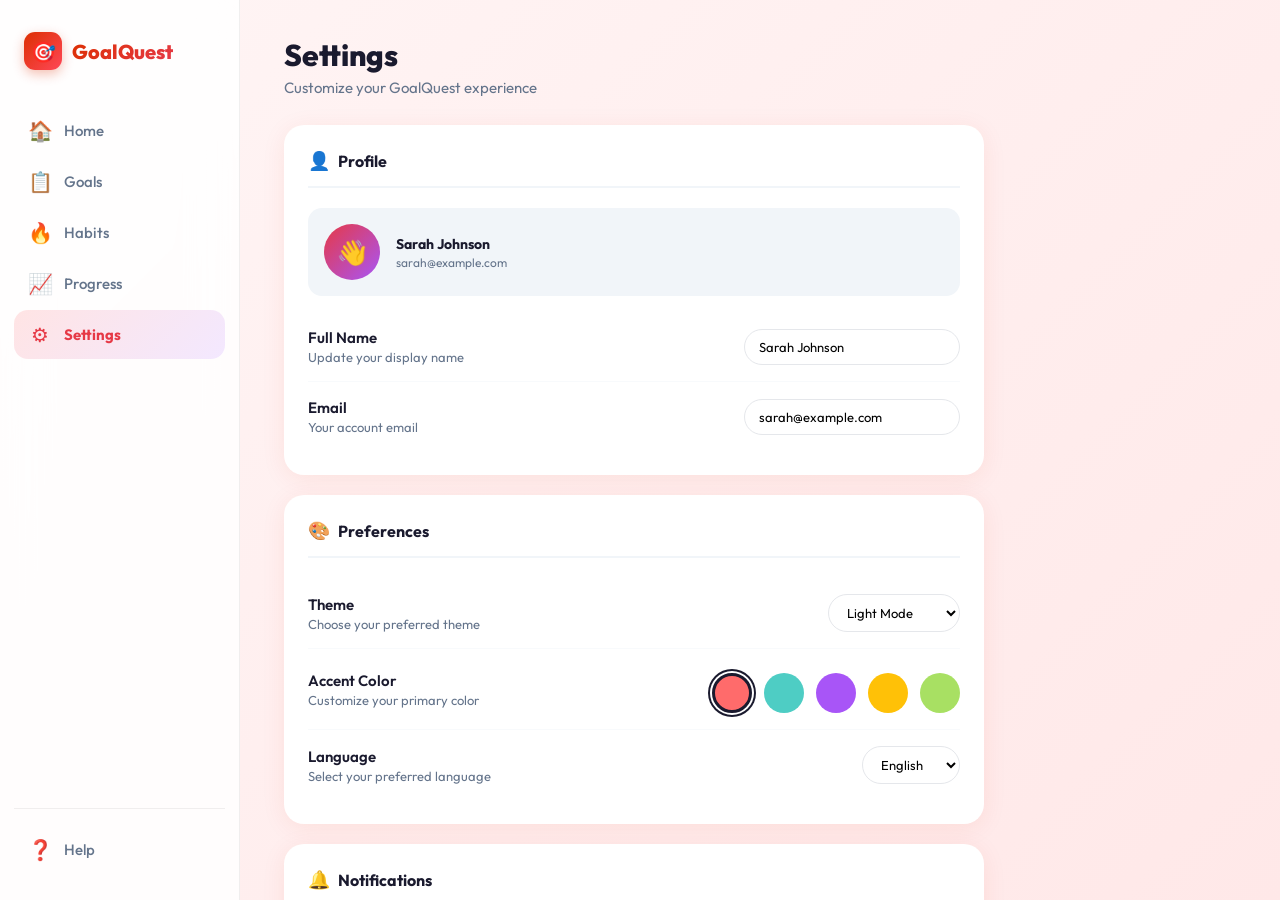
<file: settings.html>
<!DOCTYPE html>
<html lang="en">
<head>
  <meta charset="UTF-8">
  <meta name="viewport" content="width=device-width, initial-scale=1.0">
  <title>GoalQuest - Settings</title>
  <link rel="stylesheet" href="style.css">
  <script src="gamification.js"></script>
  <style>
    .settings-container {
      max-width: 700px;
      animation: fadeInUp 0.5s ease;
    }

    .settings-section {
      background: white;
      border-radius: 20px;
      padding: 24px;
      box-shadow: var(--card-shadow);
      margin-bottom: 20px;
      transition: var(--transition);
    }

    .settings-section:hover {
      box-shadow: var(--card-shadow-hover);
    }

    .settings-section h3 {
      font-size: 16px;
      font-weight: 700;
      margin-bottom: 20px;
      padding-bottom: 14px;
      border-bottom: 2px solid #F1F5F9;
      display: flex;
      align-items: center;
      gap: 8px;
    }

    .settings-section-icon {
      font-size: 18px;
    }

    .settings-row {
      display: flex;
      justify-content: space-between;
      align-items: center;
      padding: 16px 0;
      border-bottom: 1px solid #F8FAFC;
      transition: var(--transition);
    }

    .settings-row:last-child {
      border-bottom: none;
    }

    .settings-row:hover {
      background: var(--slate-light);
      padding-left: 8px;
      padding-right: 8px;
      margin: 0 -8px;
      border-radius: 8px;
    }

    .settings-label {
      font-size: 15px;
      font-weight: 600;
      color: var(--text-primary);
    }

    .settings-desc {
      font-size: 13px;
      color: var(--slate);
      margin-top: 2px;
    }

    .settings-control {
      display: flex;
      align-items: center;
      gap: 12px;
    }

    .settings-select, .settings-input {
      padding: 9px 14px;
      border: 1.5px solid #E5E7EB;
      border-radius: 50px;
      font-family: var(--font);
      font-size: 13px;
      outline: none;
      background: white;
      cursor: pointer;
      transition: var(--transition);
    }

    .settings-select:focus, .settings-input:focus {
      border-color: var(--coral);
      box-shadow: 0 0 0 3px rgba(255,107,107,0.1);
    }

    .toggle {
      position: relative;
      width: 50px;
      height: 28px;
    }

    .toggle input {
      opacity: 0;
      width: 0;
      height: 0;
    }

    .toggle-slider {
      position: absolute;
      inset: 0;
      background: #CBD5E1;
      border-radius: 28px;
      cursor: pointer;
      transition: var(--transition);
    }

    .toggle-slider::before {
      content: '';
      position: absolute;
      left: 4px;
      top: 4px;
      width: 20px;
      height: 20px;
      background: white;
      border-radius: 50%;
      transition: var(--transition);
      box-shadow: 0 2px 6px rgba(0, 0, 0, 0.15);
    }

    input:checked + .toggle-slider {
      background: var(--coral);
    }

    input:checked + .toggle-slider::before {
      transform: translateX(22px);
    }

    .danger-zone {
      background: linear-gradient(135deg, rgba(255, 107, 107, 0.05), rgba(255, 143, 83, 0.05));
      border: 1px solid rgba(255, 107, 107, 0.2);
      border-radius: 14px;
      padding: 16px;
      margin-top: 16px;
    }

    .danger-zone-title {
      font-size: 14px;
      font-weight: 700;
      color: var(--coral);
      margin-bottom: 12px;
    }

    .danger-btn {
      width: 100%;
      padding: 12px;
      background: white;
      border: 2px solid var(--coral);
      color: var(--coral);
      border-radius: 50px;
      font-family: var(--font);
      font-size: 14px;
      font-weight: 600;
      cursor: pointer;
      transition: var(--transition);
    }

    .danger-btn:hover {
      background: var(--coral-light);
    }

    .color-picker-grid {
      display: grid;
      grid-template-columns: repeat(5, 1fr);
      gap: 12px;
      margin-top: 8px;
    }

    .color-option {
      width: 40px;
      height: 40px;
      border-radius: 50%;
      cursor: pointer;
      border: 3px solid transparent;
      transition: var(--transition);
    }

    .color-option:hover {
      transform: scale(1.1);
    }

    .color-option.selected {
      border-color: var(--text-primary);
      box-shadow: 0 0 0 2px white, 0 0 0 4px var(--text-primary);
    }

    .notification-item {
      display: flex;
      align-items: center;
      justify-content: space-between;
      padding: 12px;
      background: var(--slate-light);
      border-radius: 12px;
      font-size: 13px;
      margin-bottom: 8px;
    }

    .notification-item:last-child {
      margin-bottom: 0;
    }

    .user-profile {
      display: flex;
      align-items: center;
      gap: 16px;
      padding: 16px;
      background: var(--slate-light);
      border-radius: 14px;
      margin-bottom: 16px;
    }

    .user-avatar {
      width: 56px;
      height: 56px;
      border-radius: 50%;
      background: linear-gradient(135deg, var(--coral), var(--purple));
      display: flex;
      align-items: center;
      justify-content: center;
      font-size: 24px;
      flex-shrink: 0;
    }

    .user-info h4 {
      font-size: 14px;
      font-weight: 700;
      margin-bottom: 2px;
    }

    .user-info p {
      font-size: 12px;
      color: var(--slate);
    }

    .btn-save {
      width: 100%;
      padding: 14px 24px;
      background: linear-gradient(135deg, var(--coral), #FF8E53);
      color: white;
      border: none;
      border-radius: 50px;
      font-family: var(--font);
      font-size: 15px;
      font-weight: 700;
      cursor: pointer;
      transition: var(--transition);
      box-shadow: 0 4px 16px rgba(255, 107, 107, 0.3);
      margin-top: 24px;
    }

    .btn-save:hover {
      transform: translateY(-2px);
      box-shadow: 0 8px 24px rgba(255, 107, 107, 0.4);
    }

    @keyframes fadeInUp {
      from { opacity: 0; transform: translateY(20px); }
      to { opacity: 1; transform: translateY(0); }
    }

    @media (max-width: 800px) {
      .settings-row {
        flex-direction: column;
        align-items: flex-start;
        gap: 12px;
      }

      .settings-control {
        width: 100%;
      }

      .settings-select {
        width: 100%;
      }
    }
  </style>
</head>
<body>
  <div class="app-shell">
    <!-- Sidebar -->
    <aside class="sidebar">
      <div class="sidebar-logo">
        <div class="sidebar-logo-icon">🎯</div>
        <div class="sidebar-logo-text">GoalQuest</div>
      </div>

      <nav>
        <a href="./index.html" class="nav-item" style="text-decoration: none;">
          <span class="nav-icon">🏠</span>
          <span>Home</span>
        </a>
        <a href="./goals.html" class="nav-item" style="text-decoration: none;">
          <span class="nav-icon">📋</span>
          <span>Goals</span>
        </a>
        <a href="./habits.html" class="nav-item" style="text-decoration: none;">
          <span class="nav-icon">🔥</span>
          <span>Habits</span>
        </a>
        <a href="./analytics.html" class="nav-item" style="text-decoration: none;">
          <span class="nav-icon">📈</span>
          <span>Progress</span>
        </a>
        <a href="./settings.html" class="nav-item active" style="text-decoration: none;">
          <span class="nav-icon">⚙️</span>
          <span>Settings</span>
        </a>
      </nav>

      <div class="sidebar-footer">
        <a href="#" class="nav-item" style="text-decoration: none;">
          <span class="nav-icon">❓</span>
          <span>Help</span>
        </a>
      </div>
    </aside>

    <!-- Main Content -->
    <main class="main-content">
      <!-- Page Header -->
      <div class="page-header">
        <h1 class="page-title">Settings</h1>
        <p class="page-subtitle">Customize your GoalQuest experience</p>
      </div>

      <div class="settings-container">
        <!-- Profile Section -->
        <div class="settings-section">
          <h3><span class="settings-section-icon">👤</span>Profile</h3>
          <div class="user-profile">
            <div class="user-avatar">👋</div>
            <div class="user-info">
              <h4>Sarah Johnson</h4>
              <p>sarah@example.com</p>
            </div>
          </div>
          <div class="settings-row">
            <div>
              <div class="settings-label">Full Name</div>
              <div class="settings-desc">Update your display name</div>
            </div>
            <div class="settings-control">
              <input type="text" class="settings-input" value="Sarah Johnson" placeholder="Your name">
            </div>
          </div>
          <div class="settings-row">
            <div>
              <div class="settings-label">Email</div>
              <div class="settings-desc">Your account email</div>
            </div>
            <div class="settings-control">
              <input type="email" class="settings-input" value="sarah@example.com" placeholder="Your email">
            </div>
          </div>
        </div>

        <!-- Preferences Section -->
        <div class="settings-section">
          <h3><span class="settings-section-icon">🎨</span>Preferences</h3>
          <div class="settings-row">
            <div>
              <div class="settings-label">Theme</div>
              <div class="settings-desc">Choose your preferred theme</div>
            </div>
            <div class="settings-control">
              <select class="settings-select">
                <option>Light Mode</option>
                <option>Dark Mode</option>
                <option>Auto (System)</option>
              </select>
            </div>
          </div>
          <div class="settings-row">
            <div>
              <div class="settings-label">Accent Color</div>
              <div class="settings-desc">Customize your primary color</div>
            </div>
            <div class="color-picker-grid">
              <div class="color-option selected" style="background: #FF6B6B;" title="Coral"></div>
              <div class="color-option" style="background: #4ECDC4;" title="Teal" onclick="selectColor(this)"></div>
              <div class="color-option" style="background: #A855F7;" title="Purple" onclick="selectColor(this)"></div>
              <div class="color-option" style="background: #FFC107;" title="Amber" onclick="selectColor(this)"></div>
              <div class="color-option" style="background: #A8E063;" title="Lime" onclick="selectColor(this)"></div>
            </div>
          </div>
          <div class="settings-row">
            <div>
              <div class="settings-label">Language</div>
              <div class="settings-desc">Select your preferred language</div>
            </div>
            <div class="settings-control">
              <select class="settings-select">
                <option>English</option>
                <option>Spanish</option>
                <option>French</option>
                <option>German</option>
              </select>
            </div>
          </div>
        </div>

        <!-- Notifications Section -->
        <div class="settings-section">
          <h3><span class="settings-section-icon">🔔</span>Notifications</h3>
          <div class="settings-row">
            <div>
              <div class="settings-label">Enable Notifications</div>
              <div class="settings-desc">Receive app notifications</div>
            </div>
            <div class="settings-control">
              <label class="toggle">
                <input type="checkbox" checked>
                <span class="toggle-slider"></span>
              </label>
            </div>
          </div>
          <div class="settings-row">
            <div>
              <div class="settings-label">Daily Reminders</div>
              <div class="settings-desc">Remind me to check my goals</div>
            </div>
            <div class="settings-control">
              <label class="toggle">
                <input type="checkbox" checked>
                <span class="toggle-slider"></span>
              </label>
            </div>
          </div>
          <div class="settings-row">
            <div>
              <div class="settings-label">Achievement Alerts</div>
              <div class="settings-desc">Celebrate your milestones</div>
            </div>
            <div class="settings-control">
              <label class="toggle">
                <input type="checkbox" checked>
                <span class="toggle-slider"></span>
              </label>
            </div>
          </div>
          <div class="settings-row">
            <div>
              <div class="settings-label">Weekly Summary</div>
              <div class="settings-desc">Get your weekly progress report</div>
            </div>
            <div class="settings-control">
              <label class="toggle">
                <input type="checkbox">
                <span class="toggle-slider"></span>
              </label>
            </div>
          </div>
          <div class="settings-row">
            <div>
              <div class="settings-label">Reminder Time</div>
              <div class="settings-desc">When to receive reminders</div>
            </div>
            <div class="settings-control">
              <input type="time" class="settings-input" value="09:00">
            </div>
          </div>
        </div>

        <!-- Privacy & Security -->
        <div class="settings-section">
          <h3><span class="settings-section-icon">🔒</span>Privacy & Security</h3>
          <div class="settings-row">
            <div>
              <div class="settings-label">Profile Visibility</div>
              <div class="settings-desc">Who can see your progress</div>
            </div>
            <div class="settings-control">
              <select class="settings-select">
                <option>Only Me</option>
                <option>Friends</option>
                <option>Public</option>
              </select>
            </div>
          </div>
          <div class="settings-row">
            <div>
              <div class="settings-label">Two-Factor Authentication</div>
              <div class="settings-desc">Enhanced security for your account</div>
            </div>
            <div class="settings-control">
              <label class="toggle">
                <input type="checkbox">
                <span class="toggle-slider"></span>
              </label>
            </div>
          </div>
          <div class="settings-row">
            <div>
              <div class="settings-label">Data Backup</div>
              <div class="settings-desc">Automatically backup your goals</div>
            </div>
            <div class="settings-control">
              <label class="toggle">
                <input type="checkbox" checked>
                <span class="toggle-slider"></span>
              </label>
            </div>
          </div>
        </div>

        <!-- Goals Settings -->
        <div class="settings-section">
          <h3><span class="settings-section-icon">🎯</span>Goals</h3>
          <div class="settings-row">
            <div>
              <div class="settings-label">Show Completed Goals</div>
              <div class="settings-desc">Display finished goals in list</div>
            </div>
            <div class="settings-control">
              <label class="toggle">
                <input type="checkbox" checked>
                <span class="toggle-slider"></span>
              </label>
            </div>
          </div>
          <div class="settings-row">
            <div>
              <div class="settings-label">Default Goal Duration</div>
              <div class="settings-desc">Suggested timeline for new goals</div>
            </div>
            <div class="settings-control">
              <select class="settings-select">
                <option>30 Days</option>
                <option>60 Days</option>
                <option>90 Days</option>
                <option>6 Months</option>
              </select>
            </div>
          </div>
        </div>

        <!-- Danger Zone -->
        <div class="settings-section">
          <h3><span class="settings-section-icon">⚠️</span>Account</h3>
          <div class="danger-zone">
            <div class="danger-zone-title">Clear All Data</div>
            <p style="font-size: 12px; color: var(--slate); margin-bottom: 12px;">
              This will permanently delete all your goals and habits. This action cannot be undone.
            </p>
            <button class="danger-btn" onclick="if(confirm('Are you sure? This cannot be undone.')) alert('Data cleared! (Demo)')">
              🗑️ Clear All Data
            </button>
          </div>
        </div>

        <button class="btn-save" onclick="saveSettings()">💾 Save Settings</button>
      </div>

      <div style="height: 40px;"></div>
    </main>
  </div>

  <script>
    function selectColor(element) {
      document.querySelectorAll('.color-option').forEach(opt => opt.classList.remove('selected'));
      element.classList.add('selected');
    }

    function saveSettings() {
      // Save to localStorage
      const settings = {
        theme: document.querySelector('.settings-select').value,
        notifications: true,
        reminderTime: document.querySelector('input[type="time"]').value
      };

      localStorage.setItem('goalQuestSettings', JSON.stringify(settings));

      const btn = event.target;
      const originalText = btn.textContent;
      btn.textContent = '✅ Settings Saved!';
      btn.style.background = 'linear-gradient(135deg, var(--lime), var(--sky))';

      setTimeout(() => {
        btn.textContent = originalText;
        btn.style.background = '';
      }, 2000);
    }
  </script>
</body>
</html>
</file>
<file: style.css>
/* ================================================================
   GOALQUEST — Design System
   Colorful, playful, motivation-first goal tracking app
   ================================================================ */

/* --- Google Fonts --- */
@import url('https://fonts.googleapis.com/css2?family=Outfit:wght@400;500;600;700;800;900&display=swap');

/* --- Design Tokens --- */
:root {
  --coral: #E63946;
  --coral-dark: #D62828;
  --coral-light: #FFE4E4;
  --red: #DC2F02;
  --red-dark: #9D0208;
  --red-light: #FFF5F5;
  --sky: #4ECDC4;
  --sky-light: #E0F9F7;
  --lime: #A8E063;
  --lime-light: #EDF9D6;
  --purple: #A855F7;
  --purple-light: #F3E8FF;
  --amber: #FFC107;
  --amber-light: #FFF8E1;
  --teal: #2DD4BF;
  --teal-light: #CCFBF1;
  --slate: #64748B;
  --slate-light: #F1F5F9;
  --white: #FFFFFF;
  --text-primary: #1A1A2E;
  --text-secondary: #64748B;
  --bg: linear-gradient(135deg, #FFF5F5 0%, #FFE8E8 100%);
  --card-radius: 20px;
  --card-shadow: 0 4px 24px rgba(220, 47, 2, 0.08);
  --card-shadow-hover: 0 12px 48px rgba(220, 47, 2, 0.15);
  --transition: all 0.3s cubic-bezier(0.4, 0, 0.2, 1);
  --sidebar-width: 240px;
  --font: 'Outfit', system-ui, sans-serif;
}

/* --- Reset --- */
*, *::before, *::after { box-sizing: border-box; margin: 0; padding: 0; }
html { scroll-behavior: smooth; }
body {
  font-family: var(--font);
  background: var(--bg);
  color: var(--text-primary);
  min-height: 100vh;
  overflow: hidden;
  -webkit-font-smoothing: antialiased;
}

/* ================================================================
   LAYOUT
   ================================================================ */

.app-shell {
  display: flex;
  height: 100vh;
  overflow: hidden;
}

/* --- Sidebar --- */
.sidebar {
  width: var(--sidebar-width);
  background: rgba(255,255,255,0.85);
  backdrop-filter: blur(24px);
  -webkit-backdrop-filter: blur(24px);
  border-right: 1px solid rgba(0,0,0,0.06);
  display: flex;
  flex-direction: column;
  padding: 24px 14px;
  flex-shrink: 0;
  z-index: 100;
  position: relative;
}

.sidebar-logo {
  display: flex;
  align-items: center;
  gap: 10px;
  padding: 8px 10px;
  margin-bottom: 28px;
}
.sidebar-logo-icon {
  width: 38px; height: 38px;
  background: linear-gradient(135deg, var(--red), #FF4757);
  border-radius: 11px;
  display: flex; align-items: center; justify-content: center;
  font-size: 20px;
  box-shadow: 0 4px 12px rgba(220,47,2,0.3);
  flex-shrink: 0;
}
.sidebar-logo-text {
  font-size: 20px; font-weight: 800;
  background: linear-gradient(135deg, var(--red), #E63946);
  -webkit-background-clip: text; -webkit-text-fill-color: transparent;
  background-clip: text;
}

.nav-item {
  display: flex; align-items: center; gap: 12px;
  padding: 12px 14px;
  border-radius: 14px;
  cursor: pointer;
  transition: var(--transition);
  color: var(--slate);
  font-size: 15px; font-weight: 500;
  text-decoration: none;
  margin-bottom: 2px;
  border: none; background: none; width: 100%; text-align: left;
  font-family: var(--font);
}
.nav-item:hover { background: var(--slate-light); color: var(--text-primary); }
.nav-item.active {
  background: linear-gradient(135deg, #FFE4E4, #F3E8FF);
  color: var(--coral); font-weight: 700;
}
.nav-icon { font-size: 20px; width: 24px; text-align: center; flex-shrink: 0; }

.sidebar-footer { margin-top: auto; padding-top: 16px; border-top: 1px solid rgba(0,0,0,0.06); }

/* --- Main Content --- */
.main-content {
  flex: 1; overflow-y: auto;
  padding: 36px 44px;
  min-width: 0;
}
.main-content::-webkit-scrollbar { width: 5px; }
.main-content::-webkit-scrollbar-thumb { background: rgba(0,0,0,0.1); border-radius: 3px; }

/* --- Page Header --- */
.page-header { margin-bottom: 28px; }
.page-title { font-size: 30px; font-weight: 800; margin-bottom: 4px; }
.page-subtitle { font-size: 15px; color: var(--slate); }

/* ================================================================
   SHARED COMPONENTS
   ================================================================ */

.card {
  background: var(--white); border-radius: var(--card-radius);
  box-shadow: var(--card-shadow); padding: 24px;
  transition: var(--transition);
}
.card:hover { box-shadow: var(--card-shadow-hover); transform: translateY(-2px); }

.btn {
  padding: 12px 24px; border-radius: 50px;
  font-family: var(--font); font-size: 15px; font-weight: 600;
  cursor: pointer; transition: var(--transition); border: none;
  display: inline-flex; align-items: center; gap: 6px;
}
.btn-primary {
  background: linear-gradient(135deg, var(--red), #FF4757);
  color: white; box-shadow: 0 4px 16px rgba(220,47,2,0.3);
}
.btn-primary:hover { transform: translateY(-2px); box-shadow: 0 8px 24px rgba(220,47,2,0.4); }
.btn-ghost { background: transparent; color: var(--slate); border: 1.5px solid #E5E7EB; }
.btn-ghost:hover { background: var(--slate-light); color: var(--text-primary); }
.btn-sky { background: linear-gradient(135deg, var(--sky), #38BDF8); color: white; }
.btn-sky:hover { transform: translateY(-1px); box-shadow: 0 6px 20px rgba(78,205,196,0.3); }

.section-header { display: flex; justify-content: space-between; align-items: center; margin-bottom: 16px; }
.section-title { font-size: 17px; font-weight: 700; }
.section-link { font-size: 14px; color: var(--coral); text-decoration: none; font-weight: 600; }
.section-link:hover { opacity: 0.8; }

/* Priority badges */
.priority-badge {
  display: inline-flex; align-items: center; gap: 4px;
  padding: 4px 10px; border-radius: 20px; font-size: 12px; font-weight: 600;
}
.priority-badge.high { background: var(--coral-light); color: var(--coral); }
.priority-badge.medium { background: var(--amber-light); color: #B45309; }
.priority-badge.low { background: var(--lime-light); color: #4A7C1F; }

/* Category tag */
.category-tag {
  display: inline-flex; align-items: center; gap: 4px;
  padding: 4px 10px; border-radius: 20px; font-size: 12px; font-weight: 500;
}

/* Progress bar */
.progress-bar { height: 6px; background: var(--slate-light); border-radius: 3px; overflow: hidden; margin-bottom: 4px; }
.progress-fill { height: 100%; border-radius: 3px; transition: width 0.8s ease; }
.progress-label { font-size: 12px; font-weight: 600; color: var(--slate); text-align: right; }

/* Empty state */
.empty-state { text-align: center; padding: 60px 20px; }
.empty-state-emoji { font-size: 64px; margin-bottom: 16px; display: block; }
.empty-state h3 { font-size: 22px; font-weight: 700; margin-bottom: 8px; }
.empty-state p { font-size: 15px; color: var(--slate); margin-bottom: 24px; line-height: 1.6; }

/* ================================================================
   DASHBOARD
   ================================================================ */

.dashboard-greeting { margin-bottom: 24px; }
.dashboard-greeting h1 { font-size: 34px; font-weight: 800; margin-bottom: 6px; }
.identity-message { font-size: 15px; color: var(--slate); font-style: italic; }

/* Just One Thing card */
.jot-card {
  background: linear-gradient(135deg, var(--coral), #FF8E53);
  border-radius: 24px; padding: 28px 32px;
  color: white; display: flex; justify-content: space-between; align-items: center;
  margin-bottom: 20px; box-shadow: 0 10px 36px rgba(255,107,107,0.35);
  transition: var(--transition); cursor: default;
}
.jot-card:hover { transform: translateY(-3px); box-shadow: 0 16px 48px rgba(255,107,107,0.45); }
.jot-left { flex: 1; min-width: 0; }
.jot-label { font-size: 11px; font-weight: 700; letter-spacing: 1.5px; text-transform: uppercase; opacity: 0.9; margin-bottom: 10px; }
.jot-action { font-size: 24px; font-weight: 800; margin-bottom: 12px; line-height: 1.25; }
.jot-meta { display: flex; align-items: center; gap: 8px; }
.jot-time-badge {
  display: inline-flex; align-items: center; gap: 6px;
  background: rgba(255,255,255,0.22); padding: 6px 14px;
  border-radius: 20px; font-size: 13px; font-weight: 500;
}
.jot-btn {
  background: white; color: var(--coral); border: none;
  padding: 14px 26px; border-radius: 50px; font-family: var(--font);
  font-size: 15px; font-weight: 700; cursor: pointer; white-space: nowrap;
  transition: var(--transition); flex-shrink: 0; margin-left: 28px;
}
.jot-btn:hover { background: var(--coral-dark); color: white; transform: scale(1.04); }

/* Quote pill */
.quote-pill {
  background: var(--purple-light); border: 1px solid rgba(168,85,247,0.2);
  border-radius: 50px; padding: 14px 24px; font-size: 14px; font-style: italic;
  color: var(--purple); text-align: center; margin-bottom: 24px; line-height: 1.6;
}

/* Stats row */
.stats-row { display: grid; grid-template-columns: repeat(3, 1fr); gap: 16px; margin-bottom: 28px; }
.stat-card {
  background: white; border-radius: 20px; padding: 20px 22px;
  box-shadow: var(--card-shadow); display: flex; align-items: center; gap: 16px;
  transition: var(--transition);
}
.stat-card:hover { transform: translateY(-2px); box-shadow: var(--card-shadow-hover); }
.stat-icon {
  width: 50px; height: 50px; border-radius: 15px;
  display: flex; align-items: center; justify-content: center; font-size: 24px; flex-shrink: 0;
}
.stat-icon.amber { background: var(--amber-light); }
.stat-icon.sky { background: var(--sky-light); }
.stat-icon.lime { background: var(--lime-light); }
.stat-icon.coral { background: var(--coral-light); }
.stat-value { font-size: 26px; font-weight: 800; color: var(--text-primary); }
.stat-label { font-size: 13px; color: var(--slate); margin-top: 2px; }

/* Goals glance */
.glance-row { display: grid; grid-template-columns: repeat(auto-fill, minmax(160px, 1fr)); gap: 14px; }
.glance-card {
  background: white; border-radius: 18px; padding: 20px 16px;
  box-shadow: var(--card-shadow); display: flex; flex-direction: column;
  align-items: center; gap: 10px; cursor: pointer; transition: var(--transition); text-align: center;
}
.glance-card:hover { transform: translateY(-4px); box-shadow: var(--card-shadow-hover); }
.glance-card-emoji { font-size: 30px; }
.glance-card-title { font-size: 13px; font-weight: 600; color: var(--text-primary); line-height: 1.3; }

/* ================================================================
   PROGRESS RINGS (SVG)
   ================================================================ */
.progress-ring { position: relative; display: inline-flex; align-items: center; justify-content: center; }
.progress-ring svg { transform: rotate(-90deg); }
.progress-ring-text { position: absolute; font-weight: 700; color: var(--text-primary); }

/* ================================================================
   GOALS — TOOLBAR + VIEWS
   ================================================================ */
.goals-toolbar {
  display: flex; justify-content: space-between; align-items: center;
  margin-bottom: 24px; gap: 16px; flex-wrap: wrap;
}

.view-toggle {
  display: flex; background: white; border-radius: 50px;
  padding: 4px; box-shadow: var(--card-shadow);
}
.view-toggle-btn {
  padding: 9px 20px; border-radius: 50px; border: none;
  background: transparent; font-family: var(--font); font-size: 14px;
  font-weight: 500; color: var(--slate); cursor: pointer; transition: var(--transition);
}
.view-toggle-btn.active { background: var(--coral); color: white; font-weight: 700; }

.filter-bar { display: flex; gap: 8px; flex-wrap: wrap; }
.filter-chip {
  padding: 8px 16px; border-radius: 50px; border: 1.5px solid rgba(0,0,0,0.1);
  background: white; font-family: var(--font); font-size: 13px; font-weight: 500;
  color: var(--slate); cursor: pointer; transition: var(--transition);
}
.filter-chip.active, .filter-chip:hover { border-color: var(--coral); color: var(--coral); background: var(--coral-light); }

/* Vision Board */
.vision-board { columns: 3; column-gap: 20px; }
.vision-card {
  break-inside: avoid; position: relative;
  border-radius: 24px; overflow: hidden; margin-bottom: 20px;
  cursor: pointer; box-shadow: var(--card-shadow); transition: var(--transition);
  display: block;
}
.vision-card:hover { transform: translateY(-5px); box-shadow: 0 20px 56px rgba(0,0,0,0.18); }
.vision-card-img {
  width: 100%; display: block; min-height: 180px; max-height: 320px;
  object-fit: cover; background: linear-gradient(135deg, var(--coral-light), var(--purple-light));
  transition: transform 0.4s ease;
}
.vision-card:hover .vision-card-img { transform: scale(1.03); }
.vision-card-emoji {
  position: absolute; top: 14px; left: 14px; width: 44px; height: 44px;
  border-radius: 13px; background: rgba(255,255,255,0.92);
  backdrop-filter: blur(12px); display: flex; align-items: center; justify-content: center;
  font-size: 22px; box-shadow: 0 4px 14px rgba(0,0,0,0.12);
}
.vision-card-priority {
  position: absolute; top: 14px; right: 14px;
  padding: 5px 11px; border-radius: 20px; font-size: 11px; font-weight: 700;
  backdrop-filter: blur(10px); background: rgba(255,255,255,0.88); color: var(--text-primary);
}
.vision-card-overlay {
  position: absolute; bottom: 0; left: 0; right: 0;
  padding: 24px 18px 16px;
  background: linear-gradient(to top, rgba(0,0,0,0.80) 0%, rgba(0,0,0,0.3) 60%, transparent 100%);
}
.vision-card-title { font-size: 17px; font-weight: 800; color: white; margin-bottom: 4px; line-height: 1.3; }
.vision-card-why {
  font-size: 12px; color: rgba(255,255,255,0.78); font-style: italic; margin-bottom: 10px;
  display: -webkit-box; -webkit-line-clamp: 1; -webkit-box-orient: vertical; overflow: hidden;
}
.vision-card-progress-bar { height: 3px; background: rgba(255,255,255,0.3); border-radius: 2px; overflow: hidden; }
.vision-card-progress-fill { height: 100%; border-radius: 2px; background: white; }
.at-risk-badge {
  display: inline-block; background: rgba(255,193,7,0.95); color: #1A1A2E;
  font-size: 11px; font-weight: 700; padding: 3px 9px; border-radius: 20px; margin-bottom: 6px;
}
.done-badge {
  display: inline-block; background: rgba(168,224,99,0.95); color: #1A1A2E;
  font-size: 11px; font-weight: 700; padding: 3px 9px; border-radius: 20px; margin-bottom: 6px;
}

/* Goals List */
.goals-list { display: flex; flex-direction: column; gap: 12px; }
.goal-list-item {
  background: white; border-radius: 18px; padding: 20px 24px;
  display: flex; align-items: center; gap: 16px; box-shadow: var(--card-shadow);
  cursor: pointer; transition: var(--transition);
}
.goal-list-item:hover { transform: translateX(4px); box-shadow: var(--card-shadow-hover); }
.goal-list-emoji { font-size: 30px; flex-shrink: 0; }
.goal-list-info { flex: 1; min-width: 0; }
.goal-list-title { font-size: 16px; font-weight: 700; margin-bottom: 6px; }
.goal-list-meta { font-size: 13px; color: var(--slate); display: flex; gap: 10px; flex-wrap: wrap; align-items: center; }
.goal-list-progress { flex-shrink: 0; width: 110px; }

/* ================================================================
   GOAL CREATION WIZARD
   ================================================================ */
.wizard-overlay {
  position: fixed; inset: 0;
  background: rgba(0,0,0,0.55); backdrop-filter: blur(10px); -webkit-backdrop-filter: blur(10px);
  display: flex; align-items: center; justify-content: center; z-index: 1000; padding: 20px;
}
.wizard-card {
  background: white; border-radius: 28px; padding: 40px;
  width: 100%; max-width: 600px; max-height: 90vh; overflow-y: auto;
  box-shadow: 0 28px 90px rgba(0,0,0,0.22); animation: slideUp 0.4s cubic-bezier(0.4,0,0.2,1);
}
.wizard-card::-webkit-scrollbar { width: 5px; }
.wizard-card::-webkit-scrollbar-thumb { background: rgba(0,0,0,0.1); border-radius: 3px; }

.wizard-steps { display: flex; gap: 6px; margin-bottom: 32px; }
.wizard-step-dot { height: 5px; flex: 1; border-radius: 3px; background: var(--slate-light); transition: var(--transition); }
.wizard-step-dot.active, .wizard-step-dot.done { background: var(--coral); }

.wizard-title { font-size: 26px; font-weight: 800; margin-bottom: 8px; line-height: 1.3; }
.wizard-subtitle { font-size: 15px; color: var(--slate); margin-bottom: 28px; line-height: 1.6; }

.template-grid { display: grid; grid-template-columns: repeat(2, 1fr); gap: 10px; margin-bottom: 16px; }
.template-card {
  border: 2px solid transparent; border-radius: 14px; padding: 14px 16px;
  cursor: pointer; transition: var(--transition); background: var(--slate-light);
  display: flex; align-items: center; gap: 12px;
}
.template-card:hover, .template-card.selected { border-color: var(--coral); background: var(--coral-light); }
.template-emoji { font-size: 24px; flex-shrink: 0; }
.template-name { font-size: 13px; font-weight: 700; margin-bottom: 1px; }
.template-category { font-size: 11px; color: var(--slate); font-weight: 500; }

.wizard-input, .wizard-textarea {
  width: 100%; padding: 13px 18px;
  border: 2px solid #E5E7EB; border-radius: 14px;
  font-family: var(--font); font-size: 15px; color: var(--text-primary);
  outline: none; transition: var(--transition); background: white; resize: none;
}
.wizard-input:focus, .wizard-textarea:focus {
  border-color: var(--coral); box-shadow: 0 0 0 4px rgba(255,107,107,0.1);
}
.wizard-textarea { min-height: 110px; line-height: 1.6; }

.inspiration-chips { display: flex; flex-wrap: wrap; gap: 8px; margin-top: 14px; }
.chip {
  padding: 8px 16px; border-radius: 50px; background: var(--slate-light);
  border: 1.5px solid transparent; font-family: var(--font); font-size: 13px;
  font-weight: 500; cursor: pointer; transition: var(--transition); color: var(--text-primary);
}
.chip:hover, .chip.selected { background: var(--coral-light); border-color: var(--coral); color: var(--coral); }

.milestone-list { display: flex; flex-direction: column; gap: 8px; margin-bottom: 14px; }
.milestone-item {
  display: flex; align-items: center; gap: 10px;
  padding: 11px 14px; background: var(--slate-light); border-radius: 12px;
}
.milestone-item input {
  flex: 1; border: none; background: transparent; font-family: var(--font);
  font-size: 14px; outline: none; color: var(--text-primary);
}
.milestone-drag { color: var(--slate); font-size: 16px; cursor: grab; user-select: none; }
.milestone-remove {
  background: none; border: none; cursor: pointer; font-size: 18px;
  color: var(--slate); padding: 2px 4px; line-height: 1; transition: var(--transition);
}
.milestone-remove:hover { color: var(--coral); }

.wizard-nav {
  display: flex; justify-content: space-between; align-items: center;
  margin-top: 32px; padding-top: 22px; border-top: 1px solid #F1F5F9;
}

.nudge-style-options { display: grid; grid-template-columns: repeat(3, 1fr); gap: 10px; margin-top: 10px; }
.nudge-style-btn {
  padding: 14px 8px; border-radius: 14px; border: 2px solid #E5E7EB;
  background: white; font-family: var(--font); font-size: 12px; font-weight: 600;
  cursor: pointer; transition: var(--transition); text-align: center;
}
.nudge-style-btn:hover { border-color: var(--coral); }
.nudge-style-btn.selected { border-color: var(--coral); background: var(--coral-light); color: var(--coral); }

/* ================================================================
   GOAL DETAIL
   ================================================================ */
.goal-detail-hero {
  position: relative; border-radius: 24px; overflow: hidden; margin-bottom: 24px; height: 230px;
}
.goal-detail-hero-img { width: 100%; height: 100%; object-fit: cover; display: block; }
.goal-detail-hero-bg { width: 100%; height: 100%; }
.goal-detail-hero-overlay {
  position: absolute; inset: 0;
  background: linear-gradient(to right, rgba(0,0,0,0.65) 0%, rgba(0,0,0,0.25) 100%);
  display: flex; flex-direction: column; justify-content: flex-end; padding: 28px;
}
.goal-detail-badges { display: flex; gap: 8px; margin-bottom: 10px; flex-wrap: wrap; }
.hero-badge {
  padding: 5px 13px; border-radius: 20px; font-size: 12px; font-weight: 700;
  backdrop-filter: blur(10px); background: rgba(255,255,255,0.2); color: white;
  border: 1px solid rgba(255,255,255,0.3);
}
.goal-detail-title { font-size: 30px; font-weight: 900; color: white; margin-bottom: 4px; line-height: 1.2; }
.goal-detail-deadline { font-size: 14px; color: rgba(255,255,255,0.82); }

.goal-detail-body { display: grid; grid-template-columns: 290px 1fr; gap: 20px; }
.progress-col { display: flex; flex-direction: column; gap: 16px; }

.large-progress-ring {
  display: flex; flex-direction: column; align-items: center; padding: 28px 20px;
  background: white; border-radius: 20px; box-shadow: var(--card-shadow);
}
.large-progress-ring-label { font-size: 13px; color: var(--slate); margin-top: 10px; font-weight: 500; }

.next-action-card {
  background: linear-gradient(135deg, var(--sky-light), #E0F2FE);
  border-radius: 20px; padding: 20px; border: 1px solid rgba(78,205,196,0.2);
}
.next-action-label { font-size: 11px; font-weight: 700; letter-spacing: 1px; text-transform: uppercase; color: var(--sky); margin-bottom: 8px; }
.next-action-text { font-size: 15px; font-weight: 600; color: var(--text-primary); margin-bottom: 14px; line-height: 1.4; }
.check-btn {
  display: inline-flex; align-items: center; gap: 8px; padding: 10px 18px;
  background: var(--sky); color: white; border: none; border-radius: 50px;
  font-family: var(--font); font-size: 14px; font-weight: 600; cursor: pointer; transition: var(--transition);
}
.check-btn:hover { background: #0891B2; transform: translateY(-1px); }

.identity-card {
  background: var(--purple-light); border-radius: 20px; padding: 20px;
  border: 1px solid rgba(168,85,247,0.2);
}
.identity-label { font-size: 11px; font-weight: 700; letter-spacing: 1px; text-transform: uppercase; color: var(--purple); margin-bottom: 8px; }
.identity-text { font-size: 14px; color: var(--purple); font-style: italic; line-height: 1.7; }

.detail-col { display: flex; flex-direction: column; gap: 20px; }

/* Roadmap */
.roadmap-card { background: white; border-radius: 20px; padding: 24px; box-shadow: var(--card-shadow); }
.roadmap-card h3 { font-size: 16px; font-weight: 700; margin-bottom: 24px; display: flex; align-items: center; gap: 8px; }
.roadmap-path { display: flex; align-items: flex-start; overflow-x: auto; padding-bottom: 4px; }
.roadmap-checkpoint { display: flex; flex-direction: column; align-items: center; flex-shrink: 0; min-width: 90px; }
.checkpoint-circle {
  width: 48px; height: 48px; border-radius: 50%;
  display: flex; align-items: center; justify-content: center;
  font-size: 17px; font-weight: 800; transition: var(--transition); position: relative;
}
.checkpoint-circle.done { background: var(--coral); color: white; box-shadow: 0 4px 14px rgba(255,107,107,0.35); }
.checkpoint-circle.current {
  background: white; border: 3px solid var(--amber); color: var(--amber);
  animation: pulseCheckpoint 2s infinite;
}
.checkpoint-circle.future { background: var(--slate-light); color: var(--slate); }
.checkpoint-label { font-size: 11px; color: var(--slate); margin-top: 8px; text-align: center; font-weight: 500; padding: 0 4px; word-break: break-word; max-width: 80px; }
.checkpoint-label.done { color: var(--coral); font-weight: 700; }
.roadmap-connector {
  flex: 1; height: 2px; align-self: center; min-width: 16px; margin-bottom: 28px;
  background: repeating-linear-gradient(90deg, #CBD5E1 0, #CBD5E1 5px, transparent 5px, transparent 11px);
}
.roadmap-connector.done { background: var(--coral); }

/* Milestones checklist */
.milestones-card { background: white; border-radius: 20px; padding: 24px; box-shadow: var(--card-shadow); }
.milestones-card h3 { font-size: 16px; font-weight: 700; margin-bottom: 16px; display: flex; align-items: center; gap: 8px; }
.milestone-check-item {
  display: flex; align-items: center; gap: 12px; padding: 12px 0;
  border-bottom: 1px solid #F8FAFC; cursor: pointer; transition: var(--transition);
}
.milestone-check-item:last-child { border-bottom: none; }
.milestone-check-item:hover { padding-left: 4px; }
.milestone-checkbox {
  width: 24px; height: 24px; border-radius: 50%; border: 2px solid #CBD5E1;
  display: flex; align-items: center; justify-content: center; flex-shrink: 0; transition: var(--transition);
}
.milestone-checkbox.checked { background: var(--coral); border-color: var(--coral); color: white; font-size: 12px; font-weight: 700; }
.milestone-check-text { font-size: 14px; font-weight: 500; color: var(--text-primary); flex: 1; }
.milestone-check-text.done { text-decoration: line-through; color: var(--slate); }

/* Journal */
.journal-card { background: white; border-radius: 20px; padding: 24px; box-shadow: var(--card-shadow); }
.journal-card h3 { font-size: 16px; font-weight: 700; margin-bottom: 16px; display: flex; align-items: center; gap: 8px; }
.journal-input-row { display: flex; gap: 10px; margin-bottom: 16px; }
.journal-input {
  flex: 1; padding: 12px 18px; border: 2px solid #E5E7EB; border-radius: 50px;
  font-family: var(--font); font-size: 14px; outline: none; transition: var(--transition);
}
.journal-input:focus { border-color: var(--coral); box-shadow: 0 0 0 3px rgba(255,107,107,0.1); }
.journal-entries { display: flex; flex-direction: column; gap: 10px; }
.journal-entry { background: var(--slate-light); border-radius: 14px; padding: 14px 16px; }
.journal-entry-time { font-size: 11px; color: var(--slate); margin-bottom: 5px; font-weight: 600; }
.journal-entry-text { font-size: 14px; color: var(--text-primary); line-height: 1.6; }

/* ================================================================
   HABITS TRACKER
   ================================================================ */
.streak-hero {
  background: linear-gradient(135deg, #FFBE0B, #FB5607);
  border-radius: 24px; padding: 28px 36px;
  color: white; display: flex; align-items: center; gap: 24px;
  margin-bottom: 24px; box-shadow: 0 10px 36px rgba(255,190,11,0.35);
}
.streak-flame { font-size: 60px; animation: flameWiggle 1.5s ease-in-out infinite; flex-shrink: 0; }
.streak-info h2 { font-size: 56px; font-weight: 900; line-height: 1; }
.streak-info p { font-size: 17px; opacity: 0.92; margin-top: 4px; font-weight: 500; }
.streak-best { font-size: 13px; opacity: 0.78; margin-top: 6px; }

.heatmap-card { background: white; border-radius: 20px; padding: 24px; box-shadow: var(--card-shadow); margin-bottom: 20px; }
.heatmap-card h3 { font-size: 16px; font-weight: 700; margin-bottom: 20px; }
.heatmap-grid { display: grid; gap: 3px; }
.heatmap-day-label { display: flex; align-items: center; color: var(--slate); font-size: 10px; font-weight: 600; height: 16px; padding-right: 6px; }
.heatmap-cell { width: 100%; aspect-ratio: 1; border-radius: 3px; transition: transform 0.15s; cursor: default; }
.heatmap-cell:hover { transform: scale(1.4); z-index: 1; position: relative; }
.heatmap-cell.level-0 { background: #F1F5F9; }
.heatmap-cell.level-1 { background: #A5F3FC; }
.heatmap-cell.level-2 { background: #22D3EE; }
.heatmap-cell.level-3 { background: #0E7490; }

.milestone-badges { display: flex; gap: 12px; margin-bottom: 24px; flex-wrap: wrap; }
.milestone-badge-card {
  flex: 1; min-width: 150px; background: white; border-radius: 18px;
  padding: 16px 20px; box-shadow: var(--card-shadow); display: flex;
  align-items: center; gap: 12px; transition: var(--transition);
}
.milestone-badge-card.achieved { background: var(--lime-light); border: 1.5px solid rgba(168,224,99,0.6); }
.milestone-badge-card.in-progress { background: var(--amber-light); border: 1.5px solid rgba(255,193,7,0.4); animation: gentlePulse 2.5s ease-in-out infinite; }
.milestone-badge-card.locked { opacity: 0.5; }
.milestone-badge-icon { font-size: 30px; }
.milestone-badge-info strong { font-size: 14px; font-weight: 800; display: block; margin-bottom: 2px; }
.milestone-badge-info span { font-size: 12px; color: var(--slate); }

.habits-grid { display: grid; grid-template-columns: repeat(auto-fill, minmax(260px, 1fr)); gap: 16px; }
.habit-card { background: white; border-radius: 20px; padding: 20px; box-shadow: var(--card-shadow); transition: var(--transition); }
.habit-card:hover { transform: translateY(-2px); box-shadow: var(--card-shadow-hover); }
.habit-card-header { display: flex; justify-content: space-between; align-items: flex-start; margin-bottom: 14px; }
.habit-card-title { font-size: 15px; font-weight: 700; margin-bottom: 4px; }
.habit-streak-badge {
  display: flex; align-items: center; gap: 4px; background: var(--amber-light);
  padding: 5px 12px; border-radius: 20px; font-size: 14px; font-weight: 800; color: #B45309; flex-shrink: 0;
}
.habit-dots { display: flex; gap: 5px; margin-bottom: 14px; }
.habit-dot {
  width: 26px; height: 26px; border-radius: 50%; border: 2px solid #E2E8F0;
  display: flex; align-items: center; justify-content: center; font-size: 10px; color: var(--slate); font-weight: 600;
}
.habit-dot.done { background: var(--sky); border-color: var(--sky); color: white; font-size: 12px; }
.done-btn {
  width: 100%; padding: 12px; background: linear-gradient(135deg, var(--sky), #38BDF8);
  color: white; border: none; border-radius: 50px; font-family: var(--font);
  font-size: 14px; font-weight: 700; cursor: pointer; transition: var(--transition);
}
.done-btn:hover { transform: translateY(-1px); box-shadow: 0 6px 20px rgba(78,205,196,0.4); }
.done-btn.already-done { background: var(--lime-light); color: #4A7C1F; }
.add-habit-btn {
  background: white; border: 2px dashed #CBD5E1; border-radius: 20px; padding: 20px;
  display: flex; flex-direction: column; align-items: center; justify-content: center;
  gap: 8px; cursor: pointer; transition: var(--transition); color: var(--slate);
  font-family: var(--font); font-size: 14px; font-weight: 500; min-height: 160px;
}
.add-habit-btn:hover { border-color: var(--sky); color: var(--sky); background: var(--sky-light); }
.add-habit-btn .add-icon { font-size: 32px; }

/* ================================================================
   ANALYTICS
   ================================================================ */
.analytics-grid { display: grid; grid-template-columns: repeat(2, 1fr); gap: 20px; }
.chart-card { background: white; border-radius: 20px; padding: 24px; box-shadow: var(--card-shadow); }
.chart-card h3 { font-size: 16px; font-weight: 700; margin-bottom: 20px; }
.stats-strip { display: grid; grid-template-columns: repeat(4, 1fr); gap: 12px; margin-bottom: 20px; }
.stat-strip-card { background: white; border-radius: 16px; padding: 16px 20px; box-shadow: var(--card-shadow); text-align: center; transition: var(--transition); }
.stat-strip-card:hover { transform: translateY(-2px); box-shadow: var(--card-shadow-hover); }
.stat-strip-value { font-size: 32px; font-weight: 900; margin-bottom: 4px; }
.stat-strip-label { font-size: 12px; color: var(--slate); font-weight: 600; }

/* ================================================================
   ONBOARDING
   ================================================================ */
.onboarding-screen {
  position: fixed; inset: 0; background: var(--bg);
  display: flex; align-items: center; justify-content: center; z-index: 2000; padding: 20px;
}
.onboarding-card {
  background: white; border-radius: 32px; padding: 48px; width: 100%; max-width: 540px;
  box-shadow: 0 28px 90px rgba(0,0,0,0.12); animation: slideUp 0.5s cubic-bezier(0.4,0,0.2,1); text-align: center;
}
.onboarding-logo { font-size: 60px; margin-bottom: 16px; }
.onboarding-title {
  font-size: 36px; font-weight: 900; margin-bottom: 10px;
  background: linear-gradient(135deg, var(--coral), var(--purple));
  -webkit-background-clip: text; -webkit-text-fill-color: transparent; background-clip: text;
}
.onboarding-subtitle { font-size: 16px; color: var(--slate); margin-bottom: 36px; line-height: 1.6; }
.onboarding-name-input {
  width: 100%; padding: 16px 22px; border: 2px solid #E5E7EB; border-radius: 50px;
  font-family: var(--font); font-size: 16px; text-align: center; outline: none; margin-bottom: 24px; transition: var(--transition);
}
.onboarding-name-input:focus { border-color: var(--coral); box-shadow: 0 0 0 4px rgba(255,107,107,0.1); }
.persona-cards { display: grid; grid-template-columns: 1fr 1fr; gap: 14px; margin-bottom: 28px; text-align: left; }
.persona-card {
  border: 2px solid #E5E7EB; border-radius: 18px; padding: 20px 18px;
  cursor: pointer; transition: var(--transition);
}
.persona-card:hover { border-color: var(--coral); background: #FFF5F5; }
.persona-card.selected { border-color: var(--coral); background: var(--coral-light); }
.persona-card-emoji { font-size: 36px; margin-bottom: 8px; }
.persona-card-title { font-size: 15px; font-weight: 700; margin-bottom: 4px; }
.persona-card-desc { font-size: 13px; color: var(--slate); line-height: 1.4; }

/* ================================================================
   SETTINGS
   ================================================================ */
.settings-section { background: white; border-radius: 20px; padding: 24px; box-shadow: var(--card-shadow); margin-bottom: 20px; }
.settings-section h3 { font-size: 16px; font-weight: 700; margin-bottom: 20px; padding-bottom: 14px; border-bottom: 1px solid #F1F5F9; }
.settings-row { display: flex; justify-content: space-between; align-items: center; padding: 12px 0; border-bottom: 1px solid #F8FAFC; }
.settings-row:last-child { border-bottom: none; }
.settings-label { font-size: 15px; font-weight: 600; }
.settings-desc { font-size: 13px; color: var(--slate); margin-top: 2px; }
.settings-select {
  padding: 9px 16px; border: 1.5px solid #E5E7EB; border-radius: 50px;
  font-family: var(--font); font-size: 14px; outline: none; background: white; cursor: pointer; transition: var(--transition);
}
.settings-select:focus { border-color: var(--coral); }
.toggle { position: relative; width: 50px; height: 28px; }
.toggle input { opacity: 0; width: 0; height: 0; }
.toggle-slider {
  position: absolute; inset: 0; background: #CBD5E1; border-radius: 28px; cursor: pointer; transition: var(--transition);
}
.toggle-slider::before {
  content: ''; position: absolute; left: 4px; top: 4px;
  width: 20px; height: 20px; background: white; border-radius: 50%;
  transition: var(--transition); box-shadow: 0 2px 6px rgba(0,0,0,0.15);
}
input:checked + .toggle-slider { background: var(--coral); }
input:checked + .toggle-slider::before { transform: translateX(22px); }

/* ================================================================
   MODALS
   ================================================================ */
.modal-overlay {
  position: fixed; inset: 0; background: rgba(0,0,0,0.55);
  backdrop-filter: blur(10px); -webkit-backdrop-filter: blur(10px);
  display: flex; align-items: center; justify-content: center; z-index: 1500; padding: 20px;
}
.modal-card {
  background: white; border-radius: 28px; padding: 36px; width: 100%; max-width: 440px;
  box-shadow: 0 28px 90px rgba(0,0,0,0.22); animation: slideUp 0.35s cubic-bezier(0.4,0,0.2,1); text-align: center;
}
.modal-emoji { font-size: 60px; margin-bottom: 14px; display: block; }
.modal-title { font-size: 26px; font-weight: 800; margin-bottom: 10px; }
.modal-message { font-size: 15px; color: var(--slate); margin-bottom: 20px; line-height: 1.6; }
.modal-identity { background: var(--purple-light); border-radius: 16px; padding: 16px 20px; font-size: 14px; font-style: italic; color: var(--purple); margin-bottom: 24px; line-height: 1.6; }

/* ================================================================
   FAB
   ================================================================ */
.fab {
  position: fixed; bottom: 32px; right: 32px;
  width: 58px; height: 58px; border-radius: 50%;
  background: linear-gradient(135deg, var(--coral), #FF8E53);
  color: white; border: none; font-size: 30px; cursor: pointer;
  box-shadow: 0 8px 28px rgba(255,107,107,0.45); transition: var(--transition);
  display: flex; align-items: center; justify-content: center; z-index: 500;
}
.fab:hover { transform: scale(1.12) rotate(90deg); box-shadow: 0 14px 40px rgba(255,107,107,0.55); }

/* Confetti Canvas */
#confetti-canvas { position: fixed; top: 0; left: 0; width: 100%; height: 100%; pointer-events: none; z-index: 9999; }

/* Back link */
.back-link {
  display: inline-flex; align-items: center; gap: 6px; color: var(--slate);
  text-decoration: none; font-size: 14px; font-weight: 600; margin-bottom: 20px;
  transition: var(--transition);
}
.back-link:hover { color: var(--coral); }

/* Info tip box */
.tip-box {
  background: var(--slate-light); border-radius: 14px; padding: 14px 18px;
  font-size: 13px; color: var(--slate); line-height: 1.6; margin-top: 16px;
}

/* ================================================================
   ANIMATIONS
   ================================================================ */
@keyframes slideUp {
  from { opacity: 0; transform: translateY(40px) scale(0.96); }
  to { opacity: 1; transform: translateY(0) scale(1); }
}
@keyframes fadeIn {
  from { opacity: 0; }
  to { opacity: 1; }
}
@keyframes flameWiggle {
  0%, 100% { transform: rotate(-4deg) scale(1); }
  25% { transform: rotate(4deg) scale(1.06); }
  50% { transform: rotate(-3deg) scale(1.12); }
  75% { transform: rotate(3deg) scale(1.06); }
}
@keyframes pulseCheckpoint {
  0%, 100% { box-shadow: 0 0 0 0 rgba(255,193,7,0.5); }
  50% { box-shadow: 0 0 0 10px rgba(255,193,7,0); }
}
@keyframes gentlePulse {
  0%, 100% { box-shadow: var(--card-shadow); }
  50% { box-shadow: 0 6px 24px rgba(255,193,7,0.4); }
}
@keyframes shimmer {
  0% { background-position: -200px 0; }
  100% { background-position: 200px 0; }
}

/* ================================================================
   RESPONSIVE
   ================================================================ */
@media (max-width: 1100px) {
  .vision-board { columns: 2; }
  .analytics-grid { grid-template-columns: 1fr; }
  .goal-detail-body { grid-template-columns: 1fr; }
  .stats-strip { grid-template-columns: repeat(2, 1fr); }
}
@media (max-width: 800px) {
  :root { --sidebar-width: 70px; }
  .nav-item span:not(.nav-icon) { display: none; }
  .sidebar-logo-text { display: none; }
  .main-content { padding: 20px 18px; }
  .vision-board { columns: 1; }
  .stats-row { grid-template-columns: 1fr 1fr; }
  .template-grid { grid-template-columns: 1fr; }
  .persona-cards { grid-template-columns: 1fr; }
  .jot-card { flex-direction: column; }
  .jot-btn { margin-left: 0; align-self: stretch; text-align: center; justify-content: center; }
  .habits-grid { grid-template-columns: 1fr; }
  .goal-detail-title { font-size: 22px; }
  .dashboard-greeting h1 { font-size: 26px; }
}
</file>
